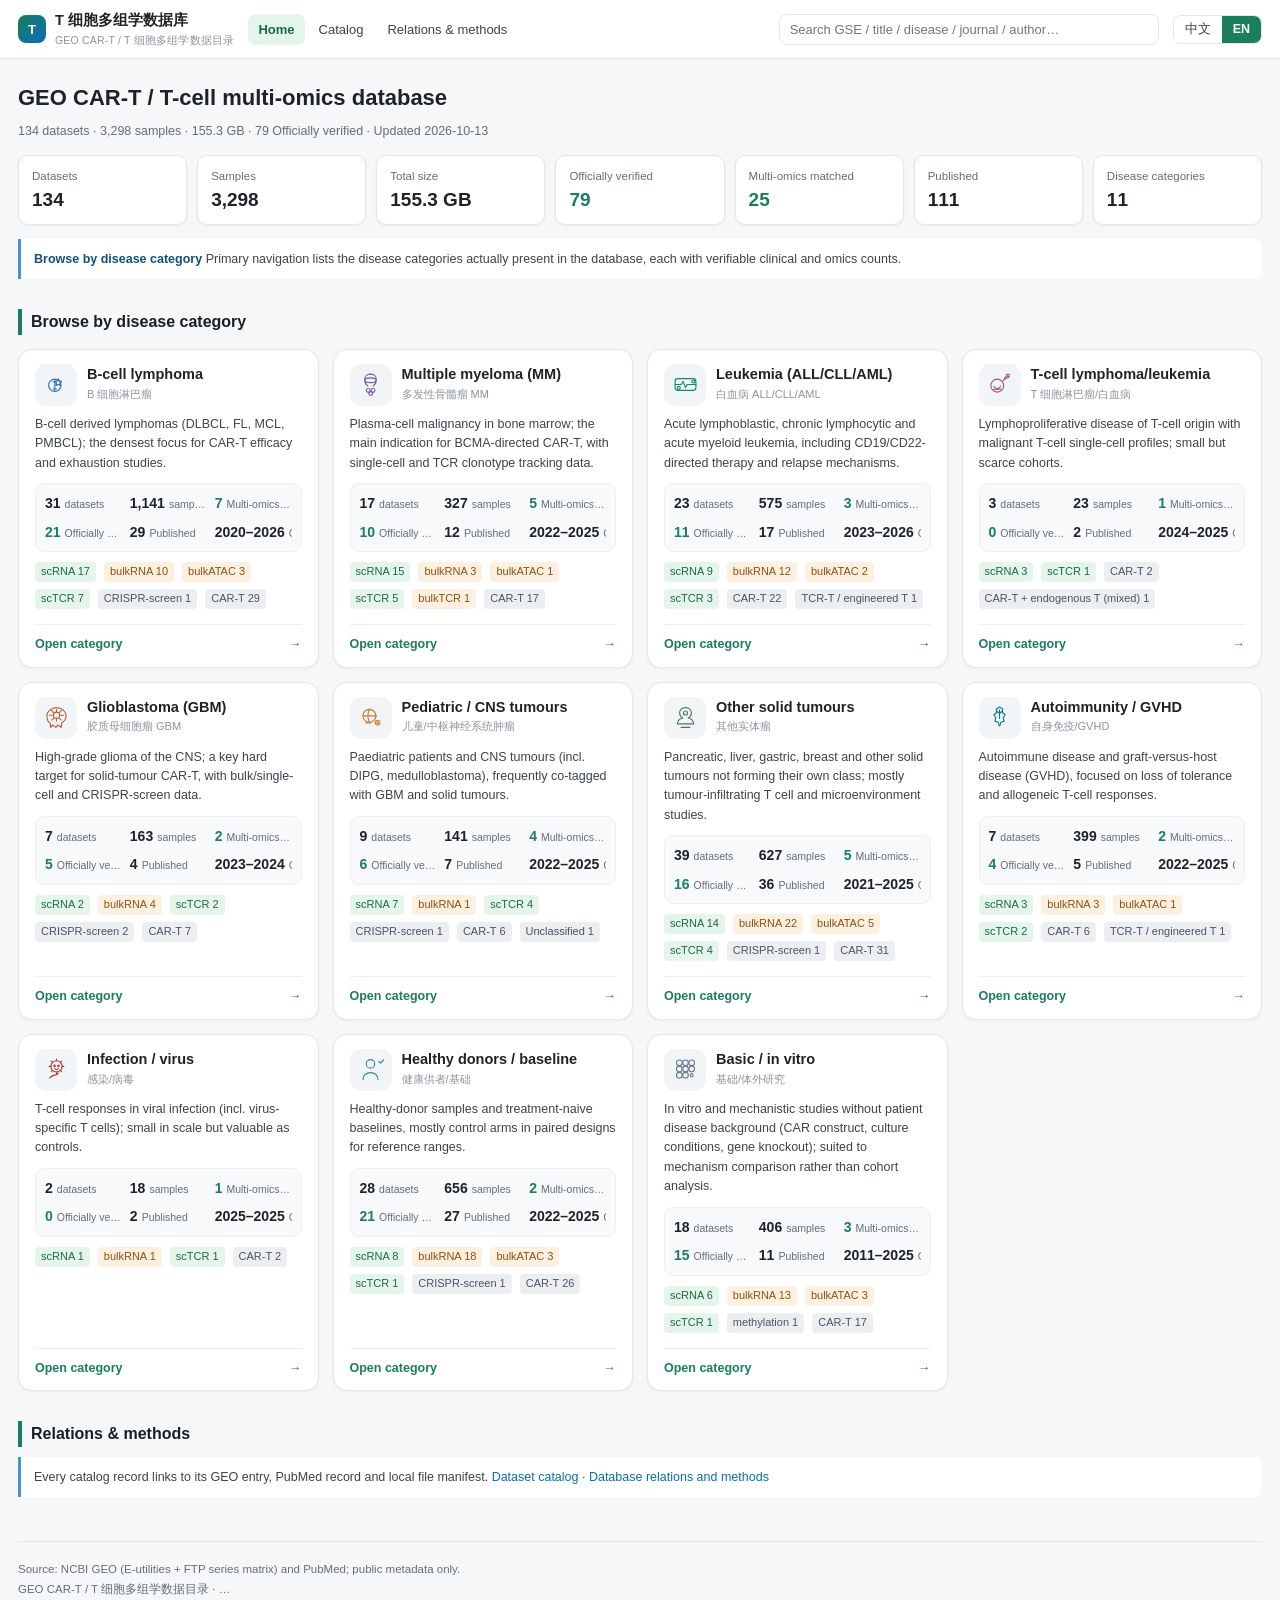
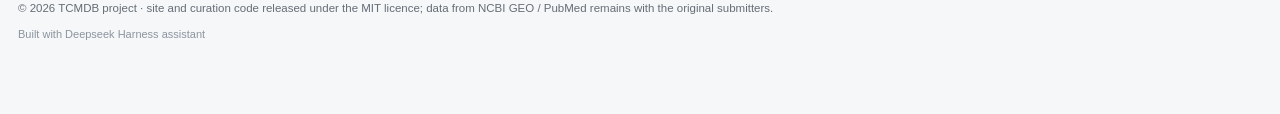
<file: index.html>
<!DOCTYPE html>
<html lang="zh-CN" data-base="." data-page="home" data-title-zh="GEO CAR-T / T 细胞多组学数据库" data-title-en="GEO CAR-T / T-cell multi-omics database">
<head>
<meta charset="utf-8">
<meta name="viewport" content="width=device-width,initial-scale=1">
<meta name="description" content="T-cell multi-omics database: disease categories, datasets, omics modalities and integrity status.">
<meta name="generator" content="DSH static site builder · Built with Deepseek Harness assistant">
<title>GEO CAR-T / T 细胞多组学数据库</title>
<link rel="icon" href="./assets/icons/sprite.svg" type="image/svg+xml">
<link rel="stylesheet" href="./assets/app.css">
</head>
<body>
<svg xmlns="http://www.w3.org/2000/svg" style="display:none" aria-hidden="true">
  <!-- 疾病类别图标 sprite：由 make_icons.py 生成，颜色随 currentColor -->
  <symbol id="ic-b-cell-lymphoma" viewBox="0 0 48 48" fill="none" stroke="currentColor"
          stroke-width="2" stroke-linecap="round" stroke-linejoin="round"><circle cx="21" cy="25.5" r="11"/><path d="M21 17v17M18 19h6M18 32h6"/><path d="M27 14l1.9 3.9 4.3.6-3.1 3 .7 4.3-3.8-2-3.8 2 .7-4.3-3.1-3 4.3-.6z"/></symbol>
  <symbol id="ic-multiple-myeloma" viewBox="0 0 48 48" fill="none" stroke="currentColor"
          stroke-width="2" stroke-linecap="round" stroke-linejoin="round"><path d="M24 5.5c5.7 0 10 3.4 10 7.6v3.4c0 4.6-2.1 8.2-5.4 10.4"/><path d="M24 5.5c-5.7 0-10 3.4-10 7.6v3.4c0 4.6 2.1 8.2 5.4 10.4"/><ellipse cx="24" cy="16.5" rx="10" ry="4.2"/><circle cx="20" cy="34.5" r="3.4"/><circle cx="28.5" cy="34.5" r="3.4"/><circle cx="24.3" cy="40" r="3.4"/></symbol>
  <symbol id="ic-leukemia" viewBox="0 0 48 48" fill="none" stroke="currentColor"
          stroke-width="2" stroke-linecap="round" stroke-linejoin="round"><rect x="5.5" y="13.5" width="37" height="21" rx="5"/><path d="M5.5 24h11l3-5.5 4.5 11 3-5.5h15.5"/><circle cx="38" cy="18.5" r="2.6"/><circle cx="12" cy="30" r="2.6"/></symbol>
  <symbol id="ic-t-cell-lymphoma" viewBox="0 0 48 48" fill="none" stroke="currentColor"
          stroke-width="2" stroke-linecap="round" stroke-linejoin="round"><circle cx="20" cy="26" r="11.5"/><path d="M14 27c1.4 2.6 3.6 4.3 6 4.8 2.4-.5 4.6-2.2 6-4.8"/><path d="M13 32.5h14"/><path d="M37.5 6.5l-7 11M41 10.5l-8 4"/><circle cx="39" cy="8" r="2.5"/></symbol>
  <symbol id="ic-glioblastoma" viewBox="0 0 48 48" fill="none" stroke="currentColor"
          stroke-width="2" stroke-linecap="round" stroke-linejoin="round"><path d="M24 6.5c9.4 0 17 6.6 17 14.7 0 5.3-3 9.9-7.8 12.5l-.9 7.8-6.3-4-3 4-6.4-4-3 4-.8-7.6C7.9 31.3 7 26.8 7 21.2 7 13.1 14.6 6.5 24 6.5Z"/><circle cx="24" cy="20" r="5.6"/><path d="M24 9.6v4.8M24 25.6v4.6M11.6 20h4.8M31.6 20h4.8M15 11.5l3.4 3.4M33 11.5l-3.4 3.4M15.6 28.6l3.1-3.1M32.4 28.6l-3.1-3.1"/></symbol>
  <symbol id="ic-pediatric-cns" viewBox="0 0 48 48" fill="none" stroke="currentColor"
          stroke-width="2" stroke-linecap="round" stroke-linejoin="round"><circle cx="22" cy="21" r="11.5"/><path d="M34 20c0 2.5-.6 4-1.8 6.2"/><path d="M22 9c-3.2 7.4-3.2 16.2 0 23.6M10.5 21h23"/><path d="M15.5 33.5h9"/><circle cx="36.5" cy="33" r="4.2"/><circle cx="36.5" cy="33" r="1.3"/></symbol>
  <symbol id="ic-solid-tumor" viewBox="0 0 48 48" fill="none" stroke="currentColor"
          stroke-width="2" stroke-linecap="round" stroke-linejoin="round"><path d="M24 6.5c6.4 0 10.5 4.1 10.5 9.6 0 4.1-2.3 7.1-5.7 8.7 5.9 1.4 9.7 5.3 9.7 10.6H9.5c0-5.3 3.8-9.2 9.7-10.6-3.4-1.6-5.7-4.6-5.7-8.7C13.5 10.6 17.6 6.5 24 6.5Z"/><circle cx="24" cy="16" r="3.6"/><path d="M16 41.5h16"/></symbol>
  <symbol id="ic-autoimmune-gvhd" viewBox="0 0 48 48" fill="none" stroke="currentColor"
          stroke-width="2" stroke-linecap="round" stroke-linejoin="round"><path d="M24 5.5l5.7 3.3-.5 6.3 4.8 4-3.4 5.3 1.7 6.1-6 2-1.5 6.1h-1.6l-1.5-6.1-6-2 1.7-6.1-3.4-5.3 4.8-4-.5-6.3z"/><path d="M24 10.5v15"/><path d="M19 12.5l5 4.5 5-4.5"/></symbol>
  <symbol id="ic-infection-virus" viewBox="0 0 48 48" fill="none" stroke="currentColor"
          stroke-width="2" stroke-linecap="round" stroke-linejoin="round"><circle cx="24" cy="18.5" r="10"/><path d="M24 5.5v3M24 28.5v3M11 18.5h3M34 18.5h3M14.8 9.3l2.1 2.1M31.1 25.6l2.1 2.1M33.2 9.3l-2.1 2.1M16.9 25.6l-2.1 2.1"/><circle cx="20.5" cy="17.5" r="1.4"/><circle cx="27.5" cy="17.5" r="1.4"/><path d="M20.5 22.5c1.2 1 2.3 1.4 3.5 1.4s2.3-.4 3.5-1.4"/><path d="M12 39c2.5-3.4 5.7-5.1 9.6-5.1 2.6 0 4.5-1.2 5.7-3.6"/></symbol>
  <symbol id="ic-healthy-donor" viewBox="0 0 48 48" fill="none" stroke="currentColor"
          stroke-width="2" stroke-linecap="round" stroke-linejoin="round"><circle cx="24" cy="14" r="7.5"/><path d="M10.5 42c0-7.5 6-12.5 13.5-12.5S37.5 34.5 37.5 42"/><path d="M38.5 9.5l3.2 3.2 6-6"/></symbol>
  <symbol id="ic-in-vitro" viewBox="0 0 48 48" fill="none" stroke="currentColor"
          stroke-width="2" stroke-linecap="round" stroke-linejoin="round"><circle cx="13" cy="12" r="5"/><circle cx="24" cy="12" r="5"/><circle cx="35" cy="12" r="5"/><circle cx="13" cy="23" r="5"/><circle cx="24" cy="23" r="5"/><circle cx="35" cy="23" r="5"/><circle cx="13" cy="34" r="5"/><circle cx="24" cy="34" r="5"/><circle cx="35" cy="34" r="2.6"/></symbol>
</svg>

<header class="top"><div class="topin">
  <a class="brand" href="index.html"><span class="mk">T</span><span>T 细胞多组学数据库<small>GEO CAR-T / T 细胞多组学数据目录</small></span></a>
  <nav class="main"><a data-nav="home" href="index.html" data-i18n="nav_home">首页</a><a data-nav="catalog" href="catalog.html" data-i18n="nav_catalog">数据集目录</a><a data-nav="guideline" href="guideline.html" data-i18n="nav_guideline">关联与判定指南</a></nav>
  <span class="spacer"></span>
  <div class="searchbox">
    <input id="q-global" type="search" autocomplete="off" placeholder="搜索 GSE / 标题 / 疾病 / 期刊 / 作者…" aria-label="search">
    <div class="sres" id="q-global-res" role="listbox"></div>
  </div>
  <div class="langsw" role="group" aria-label="language">
    <button data-lang="zh" type="button">中文</button><button data-lang="en" type="button">EN</button>
  </div>
</div></header>
<main class="wrap">
<h1 data-i18n="h1_home">GEO CAR-T / T 细胞多组学数据库</h1>
<div class="sub"><span id="meta-line">…</span></div>
<div class="kpis"><div class="kpi"><i data-i18n="stat_ds">数据集总数</i><b>134</b></div><div class="kpi"><i data-i18n="stat_samples">样本总数</i><b>3,298</b></div><div class="kpi"><i data-i18n="stat_bytes">数据总量</i><b>155.3 GB</b></div><div class="kpi"><i data-i18n="stat_verified">官方校验通过</i><b class=g>79</b></div><div class="kpi"><i data-i18n="stat_matched">多组学配套</i><b class=g>25</b></div><div class="kpi"><i data-i18n="stat_pub">已发表文献</i><b>111</b></div><div class="kpi"><i data-i18n="stat_cats">疾病类别</i><b>11</b></div></div>
<div class="note"><b data-i18n="browse_disease">按疾病类别浏览</b>
  <span data-i18n="disease_intro">一级导航即数据库中的疾病类别，逐类列出可核对的临床、组学类型与数量。</span></div>
<h2 data-i18n="browse_disease">按疾病类别浏览</h2>
<div class="cgrid" id="cat-grid"><div class="loading">loading…</div></div>
<h2 data-i18n="nav_guideline">关联与判定指南</h2>
<div class="note"><span data-i18n="catalog_hint">目录中的每条记录均给出 GEO 原始链接、PubMed 文献链接与本地文件清单。</span>
  <a href="catalog.html" data-i18n="page_catalog">数据集目录</a> ·
  <a href="guideline.html" data-i18n="page_guideline">数据库关系与判定指南</a></div>


<footer class="foot">
  <div data-i18n="footer_src">数据来源：NCBI GEO（E-utilities + FTP series matrix）与 PubMed 官方记录；仅收录公开元数据。</div>
  <div>GEO CAR-T / T 细胞多组学数据目录 · <span id="meta-line">…</span></div>
  <div data-i18n="footer_copy">© 2026 TCMDB 项目 · 网站与整理代码以 MIT 许可发布；数据来自 NCBI GEO / PubMed，版权归原数据方。</div>
  <div class="built">Built with Deepseek Harness assistant</div>
</footer>
</main>
<script id="dsh-manifest" type="application/json">{"meta":{"generated":"2026-10-13","repo":"tcell-multiomics-db","raw_base":"","n_ds":134,"n_samples":3298,"bytes":166768927137,"tb":0.152,"gb":155.3,"n_verified":79,"n_issue":0,"n_matched":25,"n_pub":111,"n_files":611,"n_tarmem":2659,"n_local":133,"n_bad_gz":0,"source":"NCBI GEO（E-utilities + FTP series matrix）+ PubMed 官方记录","mod_keys":["scRNA","bulkRNA","scATAC","bulkATAC","scTCR","bulkTCR","methylation","CRISPR-screen"]},"th_label":{"CAR-T":{"zh":"CAR-T","en":"CAR-T"},"CAR-T+内源T(混合)":{"zh":"CAR-T+内源T(混合)","en":"CAR-T + endogenous T (mixed)"},"内源T":{"zh":"内源T","en":"Endogenous T"},"TCR-T/工程化T":{"zh":"TCR-T/工程化T","en":"TCR-T / engineered T"},"非T细胞/对照":{"zh":"非T细胞/对照","en":"Non-T / control"},"未明确":{"zh":"未明确","en":"Unclassified"}},"tct_label":{"CD8":{"zh":"CD8","en":"CD8"},"CD4":{"zh":"CD4","en":"CD4"},"Treg":{"zh":"Treg","en":"Treg"},"γδT":{"zh":"γδT","en":"γδ T"},"TIL":{"zh":"TIL","en":"TIL"},"记忆/干性":{"zh":"记忆/干性","en":"Memory/stemness"},"耗竭/功能障碍":{"zh":"耗竭/功能障碍","en":"Exhaustion/dysfunction"},"效应/活化":{"zh":"效应/活化","en":"Effector/activated"},"NKT/MAIT/其他":{"zh":"NKT/MAIT/其他","en":"NKT/MAIT/other"},"未标注":{"zh":"未标注","en":"Not annotated"}},"tct_desc":{"CD8":{"zh":"细胞毒性 T 细胞，CAR-T 疗效主效应细胞","en":"Cytotoxic T cells; main effector population for CAR-T efficacy"},"CD4":{"zh":"辅助性 T 细胞 / Th1 / Th2 / Th17 / Tfh","en":"Helper T cells / Th1 / Th2 / Th17 / Tfh"},"Treg":{"zh":"调节性 T 细胞（FOXP3+），抑制抗肿瘤免疫","en":"Regulatory T cells (FOXP3+), suppress antitumour immunity"},"γδT":{"zh":"γδ T 细胞，MHC 非依赖杀伤","en":"γδ T cells; MHC-independent killing"},"TIL":{"zh":"肿瘤浸润淋巴细胞","en":"Tumour-infiltrating lymphocytes"},"记忆/干性":{"zh":"记忆/干性表型（Tscm/Tcm/Tem/Tn），与持久性相关","en":"Memory/stemness phenotypes (Tscm/Tcm/Tem/Tn); linked to persistence"},"耗竭/功能障碍":{"zh":"耗竭或功能失调（PD-1/TIM-3/LAG-3 高表达）","en":"Exhausted or dysfunctional (high PD-1/TIM-3/LAG-3)"},"效应/活化":{"zh":"效应或活化状态、增殖","en":"Effector/activated and proliferating states"},"NKT/MAIT/其他":{"zh":"NKT、MAIT、NK 样等非常规 T 细胞","en":"Unconventional T cells: NKT, MAIT, NK-like"},"未标注":{"zh":"GEO 样本字段未给出 T 细胞类型","en":"No T-cell type given in the GEO sample fields"}},"mod_label":{"scRNA":{"zh":"scRNA","en":"scRNA"},"bulkRNA":{"zh":"bulkRNA","en":"bulkRNA"},"scATAC":{"zh":"scATAC","en":"scATAC"},"bulkATAC":{"zh":"bulkATAC","en":"bulkATAC"},"scTCR":{"zh":"scTCR","en":"scTCR"},"bulkTCR":{"zh":"bulkTCR","en":"bulkTCR"},"methylation":{"zh":"methylation","en":"methylation"},"CRISPR-screen":{"zh":"CRISPR-screen","en":"CRISPR-screen"}},"mod_desc":{"scRNA":{"zh":"单细胞转录组：细胞类型与状态的主要来源","en":"Single-cell transcriptome: main source of cell type and state"},"bulkRNA":{"zh":"批量转录组：队列规模大、可做差异与预后分析","en":"Bulk transcriptome: large cohorts for differential and survival analysis"},"scATAC":{"zh":"单细胞染色质可及性：调控元件与转录因子活性","en":"Single-cell chromatin accessibility: regulatory elements and TF activity"},"bulkATAC":{"zh":"批量染色质可及性（ATAC-seq）","en":"Bulk chromatin accessibility (ATAC-seq)"},"scTCR":{"zh":"单细胞 TCR 序列：克隆型与谱系追踪","en":"Single-cell TCR sequences: clonotypes and lineage tracking"},"bulkTCR":{"zh":"批量 TCR 测序：克隆多样性与扩增","en":"Bulk TCR sequencing: clonal diversity and expansion"},"methylation":{"zh":"DNA 甲基化：表观记忆与耗竭印记","en":"DNA methylation: epigenetic memory and exhaustion imprint"},"CRISPR-screen":{"zh":"CRISPR 功能筛选：基因依赖性","en":"CRISPR functional screens: gene dependencies"}},"ig_label":{"COMPLETE_VERIFIED":{"zh":"✅ 已验证","en":"✅ Verified"},"UNVERIFIED":{"zh":"◻︎ 未对照","en":"◻︎ Unchecked"},"TRUNCATED":{"zh":"⚠️ 截断","en":"⚠️ Truncated"},"PARTIAL_BROKEN":{"zh":"⚠️ 部分损坏","en":"⚠️ Partly broken"},"CORRUPT":{"zh":"❌ 损坏","en":"❌ Corrupt"},"FAILED_ALL":{"zh":"❌ 全部失败","en":"❌ All failed"},"NO_DATA":{"zh":"❌ 无数据","en":"❌ No data"}},"ig_desc":{"COMPLETE_VERIFIED":{"zh":"GEO 官方 filelist.txt 的成员数与字节数完全匹配，可放心使用","en":"Member count and byte size exactly match the official GEO filelist.txt"},"UNVERIFIED":{"zh":"无官方 filelist 可对照，但 gzip/tar 结构正常（实际可用）","en":"No official filelist to compare, but gzip/tar structure is intact (usable)"},"TRUNCATED":{"zh":"tar 包被截断，成员数少于官方清单","en":"tar archive truncated; fewer members than the official manifest"},"PARTIAL_BROKEN":{"zh":"含 .filepart（下载残片）或 .aspx（网页错误页）文件","en":"Contains .filepart download remnants or .aspx error pages"},"CORRUPT":{"zh":"含 gzip CRC 校验失败文件","en":"Contains files failing gzip CRC check"},"FAILED_ALL":{"zh":"全部文件下载失败，仅存残片","en":"All downloads failed; only remnants remain"},"NO_DATA":{"zh":"目录为空，无任何数据","en":"Empty directory, no data"}},"cat_label":{"B细胞淋巴瘤":{"zh":"B 细胞淋巴瘤","en":"B-cell lymphoma"},"多发性骨髓瘤 MM":{"zh":"多发性骨髓瘤 MM","en":"Multiple myeloma (MM)"},"白血病 ALL/CLL/AML":{"zh":"白血病 ALL/CLL/AML","en":"Leukemia (ALL/CLL/AML)"},"T细胞淋巴瘤/白血病":{"zh":"T 细胞淋巴瘤/白血病","en":"T-cell lymphoma/leukemia"},"胶质母细胞瘤 GBM":{"zh":"胶质母细胞瘤 GBM","en":"Glioblastoma (GBM)"},"儿童/中枢神经系统肿瘤":{"zh":"儿童/中枢神经系统肿瘤","en":"Pediatric / CNS tumours"},"其他实体瘤":{"zh":"其他实体瘤","en":"Other solid tumours"},"自身免疫/GVHD":{"zh":"自身免疫/GVHD","en":"Autoimmunity / GVHD"},"感染/病毒":{"zh":"感染/病毒","en":"Infection / virus"},"健康供者/基础":{"zh":"健康供者/基础","en":"Healthy donors / baseline"},"基础/体外研究":{"zh":"基础/体外研究","en":"Basic / in vitro"}},"cat_slug":{"B细胞淋巴瘤":"c01","多发性骨髓瘤 MM":"c02","白血病 ALL/CLL/AML":"c03","T细胞淋巴瘤/白血病":"c04","胶质母细胞瘤 GBM":"c05","儿童/中枢神经系统肿瘤":"c06","其他实体瘤":"c07","自身免疫/GVHD":"c08","感染/病毒":"c09","健康供者/基础":"c10","基础/体外研究":"c11"},"page_cat":{"B细胞淋巴瘤":"pages/c01.html","多发性骨髓瘤 MM":"pages/c02.html","白血病 ALL/CLL/AML":"pages/c03.html","T细胞淋巴瘤/白血病":"pages/c04.html","胶质母细胞瘤 GBM":"pages/c05.html","儿童/中枢神经系统肿瘤":"pages/c06.html","其他实体瘤":"pages/c07.html","自身免疫/GVHD":"pages/c08.html","感染/病毒":"pages/c09.html","健康供者/基础":"pages/c10.html","基础/体外研究":"pages/c11.html"},"cat_meta":{"B细胞淋巴瘤":{"icon":"b-cell-lymphoma","color":"#2E6FB7","zh":"B 细胞淋巴瘤","en":"B-cell lymphoma","name_zh":"B 细胞淋巴瘤","name_en":"B-cell lymphoma","desc_zh":"DLBCL、FL、MCL、PMBCL 等 B 细胞来源淋巴瘤，CAR-T 疗效与耗竭机制研究最集中的疾病方向。","desc_en":"B-cell derived lymphomas (DLBCL, FL, MCL, PMBCL); the densest focus for CAR-T efficacy and exhaustion studies."},"多发性骨髓瘤 MM":{"icon":"multiple-myeloma","color":"#7A5AA8","zh":"多发性骨髓瘤 MM","en":"Multiple myeloma (MM)","name_zh":"多发性骨髓瘤 MM","name_en":"Multiple myeloma (MM)","desc_zh":"骨髓浆细胞肿瘤，BCMA 靶向 CAR-T 的主要适应症，含单细胞与 TCR 克隆追踪数据。","desc_en":"Plasma-cell malignancy in bone marrow; the main indication for BCMA-directed CAR-T, with single-cell and TCR clonotype tracking data."},"白血病 ALL/CLL/AML":{"icon":"leukemia","color":"#0F8A6A","zh":"白血病 ALL/CLL/AML","en":"Leukemia (ALL/CLL/AML)","name_zh":"白血病 ALL/CLL/AML","name_en":"Leukemia (ALL/CLL/AML)","desc_zh":"急性淋巴细胞白血病、慢性淋巴细胞白血病与急性髓系白血病，含 CD19/CD22 靶向治疗与复发机制研究。","desc_en":"Acute lymphoblastic, chronic lymphocytic and acute myeloid leukemia, including CD19/CD22-directed therapy and relapse mechanisms."},"T细胞淋巴瘤/白血病":{"icon":"t-cell-lymphoma","color":"#A8577A","zh":"T 细胞淋巴瘤/白血病","en":"T-cell lymphoma/leukemia","name_zh":"T 细胞淋巴瘤/白血病","name_en":"T-cell lymphoma/leukemia","desc_zh":"T 细胞自身来源的淋巴增殖性疾病，含肿瘤性 T 细胞单细胞图谱，样本量小、属稀缺方向。","desc_en":"Lymphoproliferative disease of T-cell origin with malignant T-cell single-cell profiles; small but scarce cohorts."},"胶质母细胞瘤 GBM":{"icon":"glioblastoma","color":"#B4632E","zh":"胶质母细胞瘤 GBM","en":"Glioblastoma (GBM)","name_zh":"胶质母细胞瘤 GBM","name_en":"Glioblastoma (GBM)","desc_zh":"中枢神经系统高级别胶质瘤，实体瘤 CAR-T 的主要难点方向，含 bulk 与单细胞、CRISPR 筛选。","desc_en":"High-grade glioma of the CNS; a key hard target for solid-tumour CAR-T, with bulk/single-cell and CRISPR-screen data."},"儿童/中枢神经系统肿瘤":{"icon":"pediatric-cns","color":"#C2803A","zh":"儿童/中枢神经系统肿瘤","en":"Pediatric / CNS tumours","name_zh":"儿童/中枢神经系统肿瘤","name_en":"Pediatric / CNS tumours","desc_zh":"儿童患者与中枢神经系统肿瘤（含 DIPG、髓母细胞瘤等），多与 GBM、实体瘤标签共现。","desc_en":"Paediatric patients and CNS tumours (incl. DIPG, medulloblastoma), frequently co-tagged with GBM and solid tumours."},"其他实体瘤":{"icon":"solid-tumor","color":"#4A7C59","zh":"其他实体瘤","en":"Other solid tumours","name_zh":"其他实体瘤","name_en":"Other solid tumours","desc_zh":"胰腺癌、肝癌、胃癌、乳腺癌等未单独成类的实体瘤，以肿瘤浸润 T 细胞与微环境研究为主。","desc_en":"Pancreatic, liver, gastric, breast and other solid tumours not forming their own class; mostly tumour-infiltrating T cell and microenvironment studies."},"自身免疫/GVHD":{"icon":"autoimmune-gvhd","color":"#0D7C8C","zh":"自身免疫/GVHD","en":"Autoimmunity / GVHD","name_zh":"自身免疫/GVHD","name_en":"Autoimmunity / GVHD","desc_zh":"自身免疫病与移植物抗宿主病（GVHD），关注免疫耐受失衡与异体 T 细胞反应。","desc_en":"Autoimmune disease and graft-versus-host disease (GVHD), focused on loss of tolerance and allogeneic T-cell responses."},"感染/病毒":{"icon":"infection-virus","color":"#B03A3A","zh":"感染/病毒","en":"Infection / virus","name_zh":"感染/病毒","name_en":"Infection / virus","desc_zh":"病毒感染背景下的 T 细胞应答（含病毒特异性 T 细胞），规模较小但对照价值明确。","desc_en":"T-cell responses in viral infection (incl. virus-specific T cells); small in scale but valuable as controls."},"健康供者/基础":{"icon":"healthy-donor","color":"#3F7FA6","zh":"健康供者/基础","en":"Healthy donors / baseline","name_zh":"健康供者/基础","name_en":"Healthy donors / baseline","desc_zh":"健康供者样本与未治疗基线，多为配对设计中的对照臂，适合做参照与正常范围界定。","desc_en":"Healthy-donor samples and treatment-naive baselines, mostly control arms in paired designs for reference ranges."},"基础/体外研究":{"icon":"in-vitro","color":"#6B7A8F","zh":"基础/体外研究","en":"Basic / in vitro","name_zh":"基础/体外研究","name_en":"Basic / in vitro","desc_zh":"无患者疾病背景的体外与机制研究（CAR 结构、培养条件、基因敲除等），适合分子机制对比而非队列分析。","desc_en":"In vitro and mechanistic studies without patient disease background (CAR construct, culture conditions, gene knockout); suited to mechanism comparison rather than cohort analysis."}},"keys":["COMPLETE_VERIFIED","UNVERIFIED","TRUNCATED","PARTIAL_BROKEN","CORRUPT","FAILED_ALL","NO_DATA"],"mod_keys":["scRNA","bulkRNA","scATAC","bulkATAC","scTCR","bulkTCR","methylation","CRISPR-screen"],"dl_stats":{"n":133,"verified":130,"partial":0,"unavailable":3,"sra_available":104,"n_files":410,"n_files_exact":410,"n_files_approx":0,"bytes":152886048430,"sra_bytes":18648759533568,"n_local_checked":0,"sra_with_size":104}}</script>
<script id="dsh-i18n" type="application/json">{"site_name":{"zh":"T 细胞多组学数据库","en":"T-cell Multi-omics Database"},"site_sub":{"zh":"GEO CAR-T / T 细胞多组学数据目录","en":"GEO CAR-T / T-cell multi-omics catalogue"},"nav_home":{"zh":"首页","en":"Home"},"nav_catalog":{"zh":"数据集目录","en":"Catalog"},"nav_guideline":{"zh":"关联与判定指南","en":"Relations & methods"},"search_ph":{"zh":"搜索 GSE / 标题 / 疾病 / 期刊 / 作者…","en":"Search GSE / title / disease / journal / author…"},"search_hint":{"zh":"输入关键词后回车查看全部结果","en":"Press Enter to see all results"},"search_none":{"zh":"无匹配数据集","en":"No matching dataset"},"search_results":{"zh":"条匹配","en":"matches"},"search_enter":{"zh":"在目录中查看全部","en":"View all in catalog"},"lang":{"zh":"中文","en":"EN"},"browse_disease":{"zh":"按疾病类别浏览","en":"Browse by disease category"},"disease_intro":{"zh":"一级导航即数据库中的疾病类别，逐类列出可核对的临床、组学类型与数量。","en":"Primary navigation lists the disease categories actually present in the database, each with verifiable clinical and omics counts."},"datasets":{"zh":"数据集","en":"datasets"},"samples":{"zh":"样本","en":"samples"},"open_category":{"zh":"进入该类别","en":"Open category"},"filter":{"zh":"筛选","en":"Filter"},"reset":{"zh":"✕ 重置全部","en":"✕ Reset all"},"only_matched":{"zh":"仅 T 细胞多组学配套","en":"Only multi-omics matched"},"only_verified":{"zh":"仅官方校验通过","en":"Only officially verified"},"hits":{"zh":"命中","en":"Matched"},"of_total":{"zh":"个数据集 / 共","en":"datasets / of"},"total_size":{"zh":"合计","en":"total"},"back_home":{"zh":"← 返回首页","en":"← Back to home"},"back_cat":{"zh":"← 返回类别","en":"← Back to category"},"related":{"zh":"关联记录","en":"Related records"},"catalog_hint":{"zh":"目录中的每条记录均给出 GEO 原始链接、PubMed 文献链接与本地文件清单。","en":"Every catalog record links to its GEO entry, PubMed record and local file manifest."},"files":{"zh":"本地文件","en":"Local files"},"files_btn":{"zh":"查看文件清单","en":"Show file manifest"},"files_none":{"zh":"该数据集在本地无已下载文件","en":"No local files downloaded for this dataset"},"geo_link":{"zh":"GEO 原始页面","en":"GEO record"},"pubmed_link":{"zh":"PubMed 文献","en":"PubMed"},"footer_copy":{"zh":"© 2026 TCMDB 项目 · 网站与整理代码以 MIT 许可发布；数据来自 NCBI GEO / PubMed，版权归原数据方。","en":"© 2026 TCMDB project · site and curation code released under the MIT licence; data from NCBI GEO / PubMed remains with the original submitters."},"footer_built":{"zh":"Built with Deepseek Harness assistant","en":"Built with Deepseek Harness assistant"},"footer_src":{"zh":"数据来源：NCBI GEO（E-utilities + FTP series matrix）与 PubMed 官方记录；仅收录公开元数据。","en":"Source: NCBI GEO (E-utilities + FTP series matrix) and PubMed; public metadata only."},"updated":{"zh":"更新于","en":"Updated"},"all_cats":{"zh":"全部疾病类别","en":"All disease categories"},"stat_ds":{"zh":"数据集总数","en":"Datasets"},"stat_bytes":{"zh":"数据总量","en":"Total size"},"stat_verified":{"zh":"官方校验通过","en":"Officially verified"},"stat_matched":{"zh":"多组学配套","en":"Multi-omics matched"},"stat_pub":{"zh":"已发表文献","en":"Published"},"stat_samples":{"zh":"样本总数","en":"Samples"},"stat_cats":{"zh":"疾病类别","en":"Disease categories"},"omics_profile":{"zh":"组学类型分布","en":"Omics profile"},"therapy_profile":{"zh":"治疗类型分布","en":"Therapy profile"},"years":{"zh":"数据发布年份","en":"GEO release years"},"cat_intro":{"zh":"类别说明","en":"About this category"},"datasets_in":{"zh":"该类别数据集","en":"Datasets in this category"},"cols":{"zh":["GSE","标题","治疗类型","疾病","T细胞类型/状态","组学","期刊 (年)","第一作者","贡献者(Submitter)","样本","大小","完整性"],"en":["GSE","Title","Therapy","Disease","T-cell type / state","Omics","Journal (year)","First author","Submitter","Samples","Size","Integrity"]},"h1_home":{"zh":"GEO CAR-T / T 细胞多组学数据库","en":"GEO CAR-T / T-cell multi-omics database"},"select_page":{"zh":"选择当前筛选结果","en":"Select current filter results"},"col_sel":{"zh":"勾选后生成下载脚本","en":"Tick to include in the download script"},"dl_tip":{"zh":"勾选数据集后点「生成下载脚本」，核对清单再下载 .sh；浏览器不会执行下载。","en":"Tick datasets, click \"Generate download script\", review the list, then download the .sh; the browser performs no download."},"dl_verified":{"zh":"个已核实可下载","en":"verified downloadable"},"dl_checked":{"zh":"个已核实数据集","en":"datasets checked"},"na":{"zh":"未判定","en":"n/a"},"none":{"zh":"","en":""},"f_therapy":{"zh":"治疗类型","en":"Therapy"},"col_acc":{"zh":"GSE","en":"GSE"},"col_title":{"zh":"标题","en":"Title"},"col_th":{"zh":"治疗类型","en":"Therapy"},"col_dis":{"zh":"疾病","en":"Disease"},"col_tct":{"zh":"T细胞类型/状态","en":"T-cell type / state"},"col_mo":{"zh":"组学","en":"Omics"},"col_journal":{"zh":"期刊 (年)","en":"Journal (year)"},"col_au":{"zh":"第一作者","en":"First author"},"col_ct":{"zh":"贡献者(Submitter)","en":"Submitter"},"col_ns":{"zh":"样本","en":"Samples"},"col_size":{"zh":"大小","en":"Size"},"col_ig":{"zh":"完整性","en":"Integrity"},"all":{"zh":"全部","en":"All"},"f_disease":{"zh":"疾病","en":"Disease"},"f_omics":{"zh":"组学","en":"Omics"},"f_integrity":{"zh":"完整性","en":"Integrity"},"f_tct":{"zh":"T细胞类型/状态","en":"T-cell type/state"},"f_evidence":{"zh":"判定依据","en":"Evidence"},"page_catalog":{"zh":"数据集目录","en":"Dataset catalog"},"page_guideline":{"zh":"数据库关系与判定指南","en":"Database relations and methods"},"site_title":{"zh":"GEO CAR-T / T 细胞多组学数据库","en":"GEO CAR-T / T-cell multi-omics database"},"related_hint":{"zh":"同一数据集常被多个疾病标签覆盖，跨类别查询请用全局搜索或目录页筛选。","en":"A dataset often carries several disease labels; use global search or catalog filters to cross categories."}}</script>

<script src="./assets/site.js"></script>
<script src="./assets/downloads.js"></script>
</body></html>
</file>
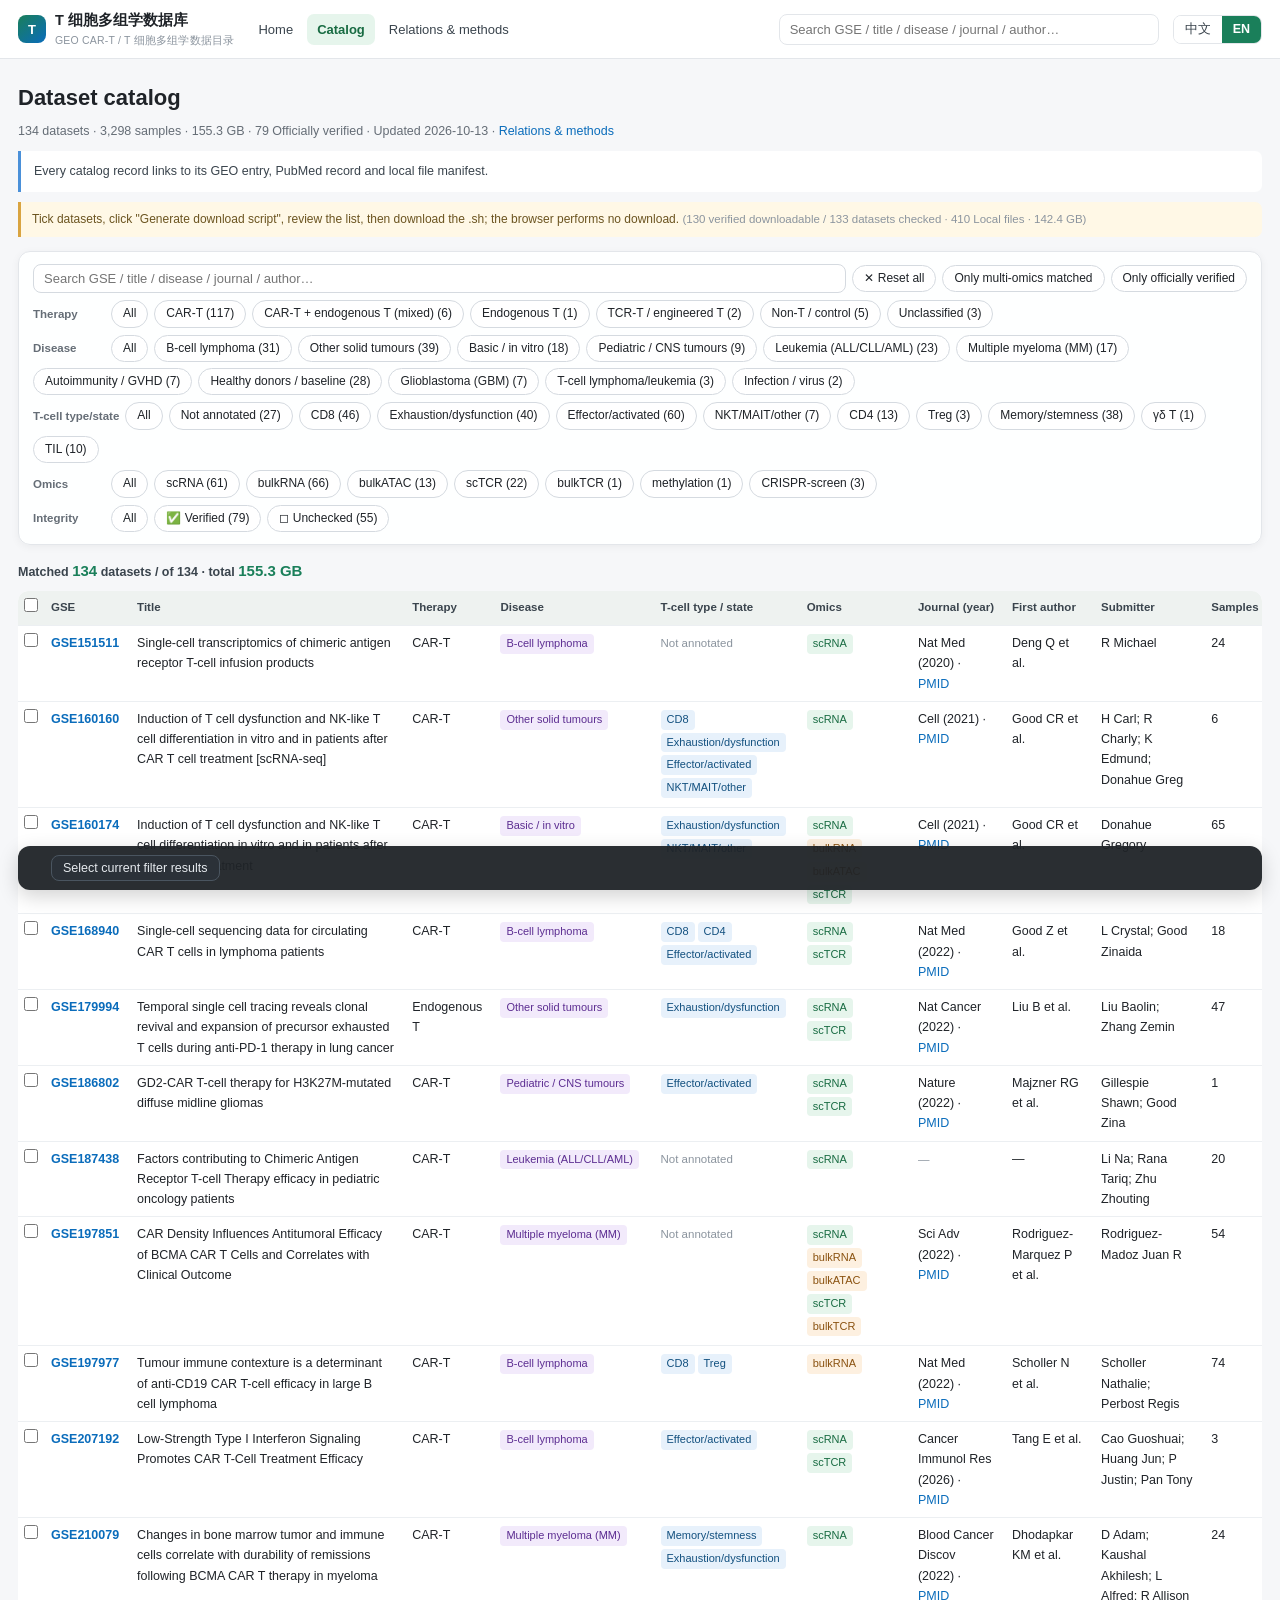
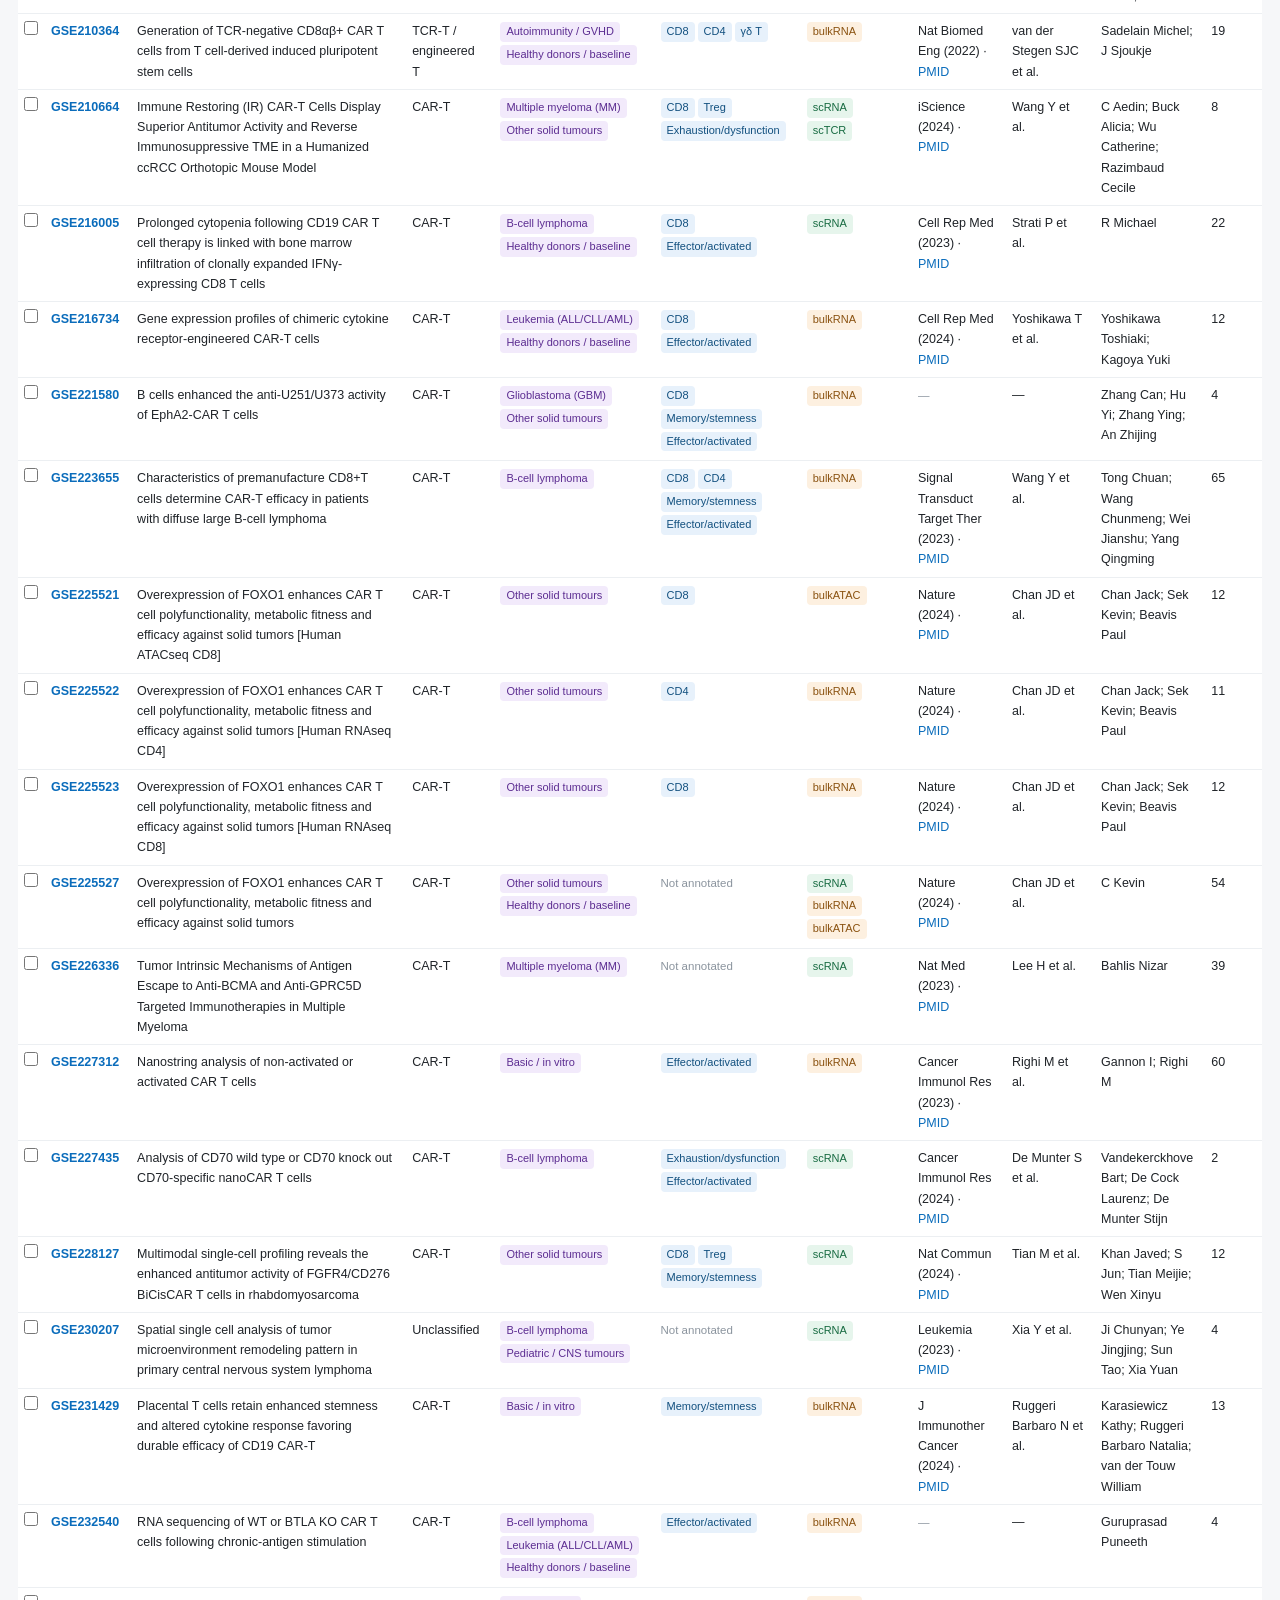
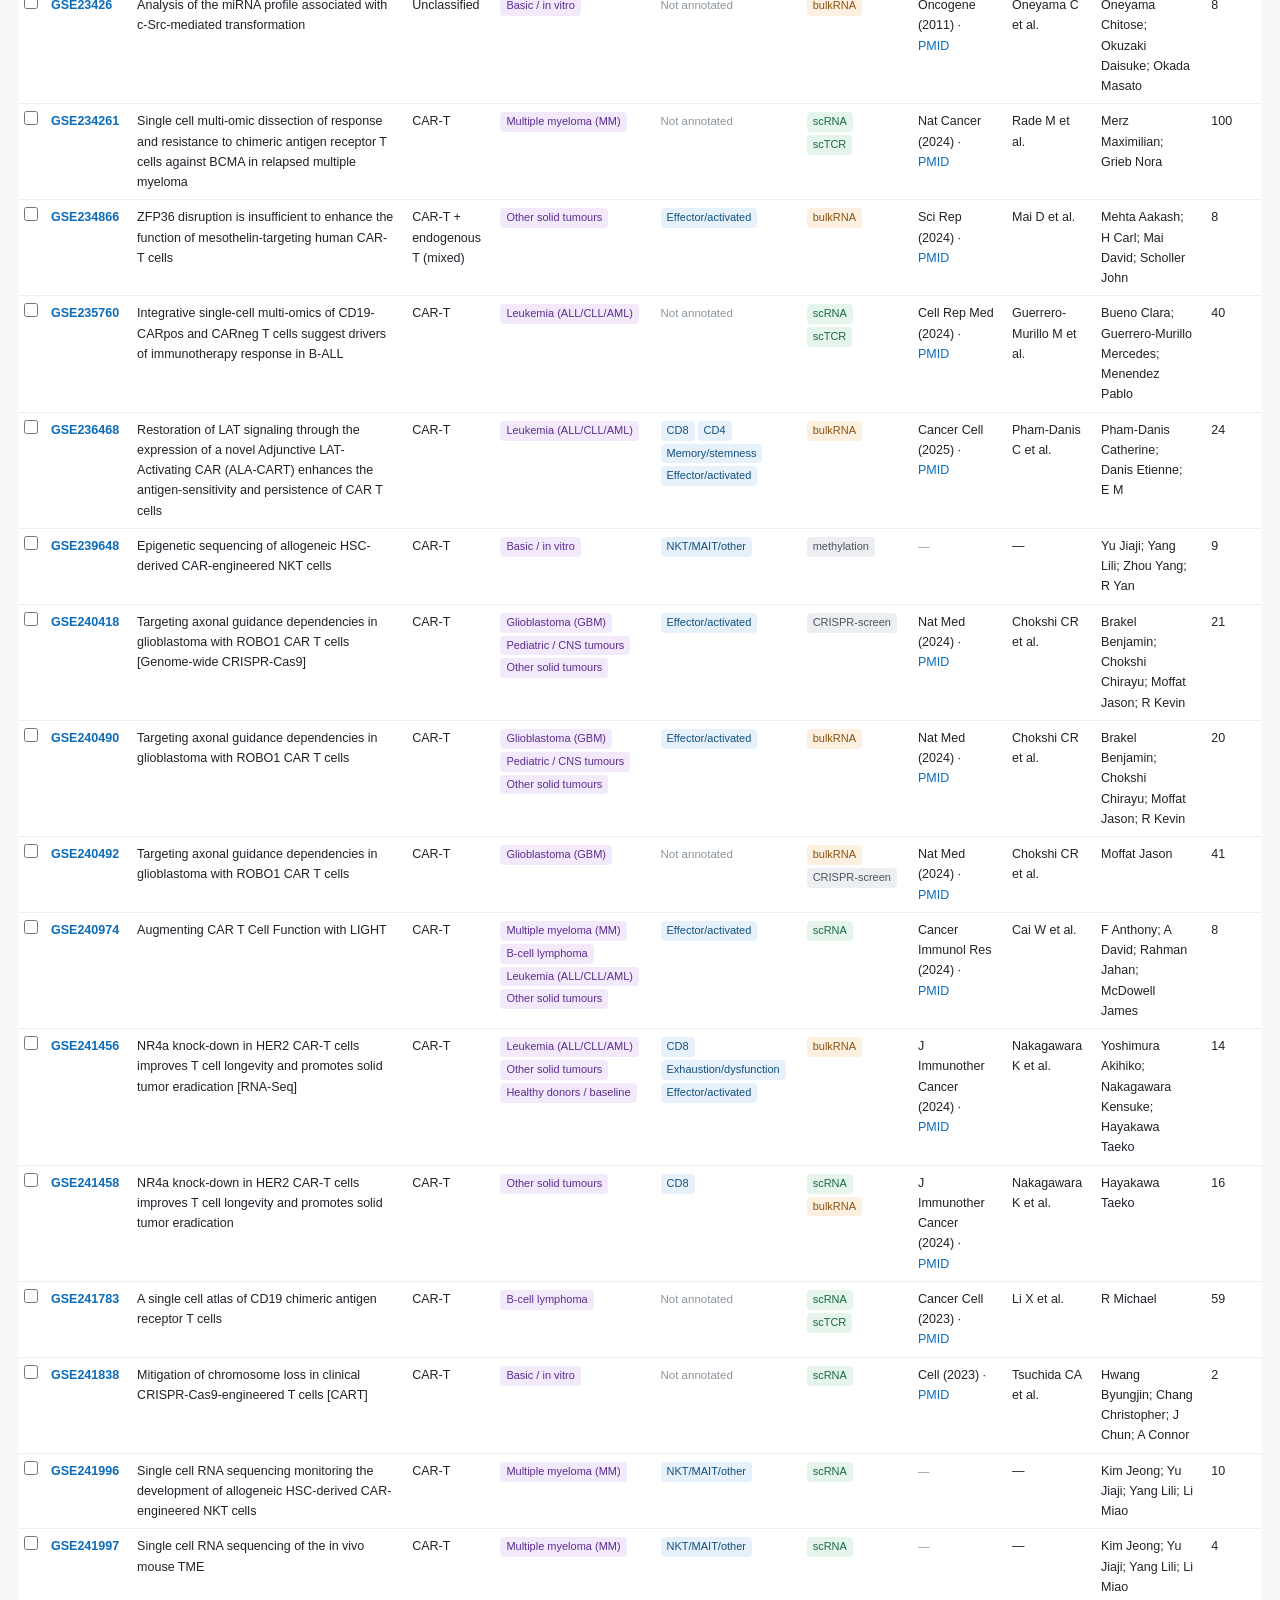
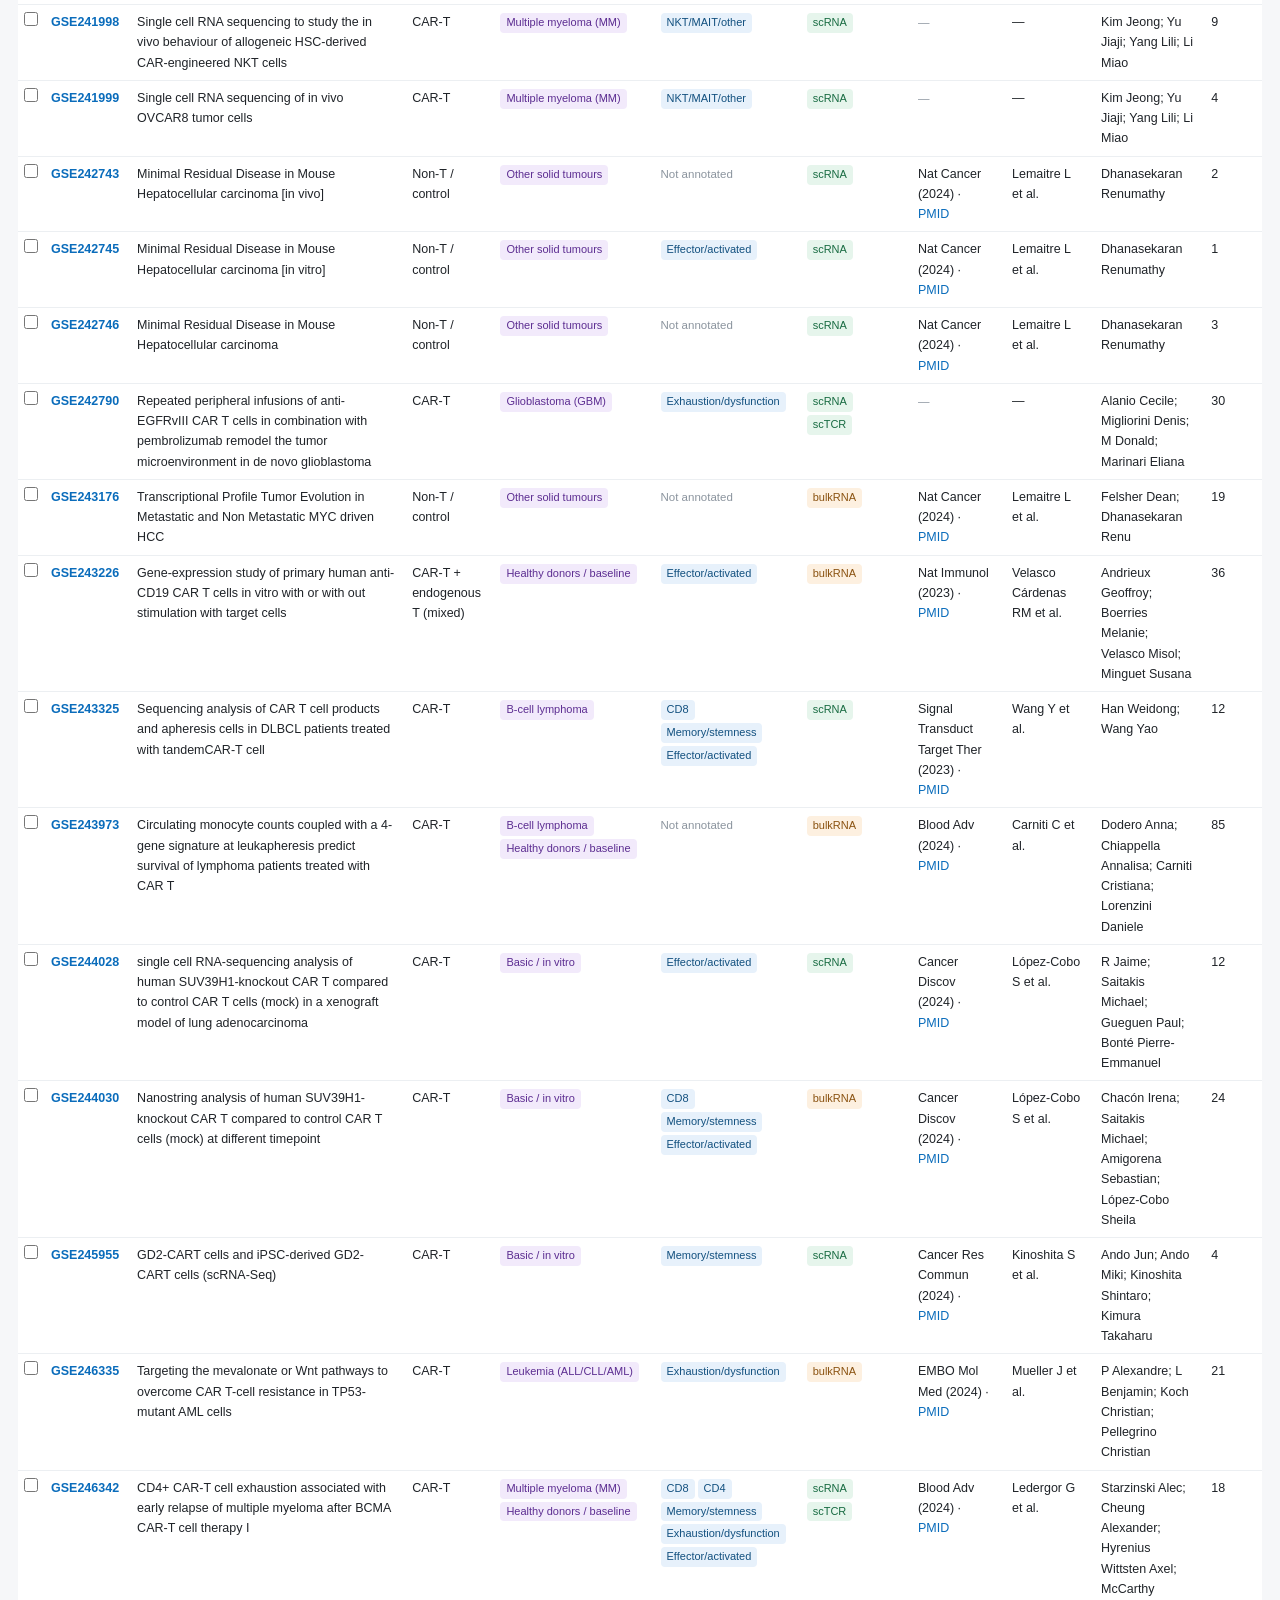
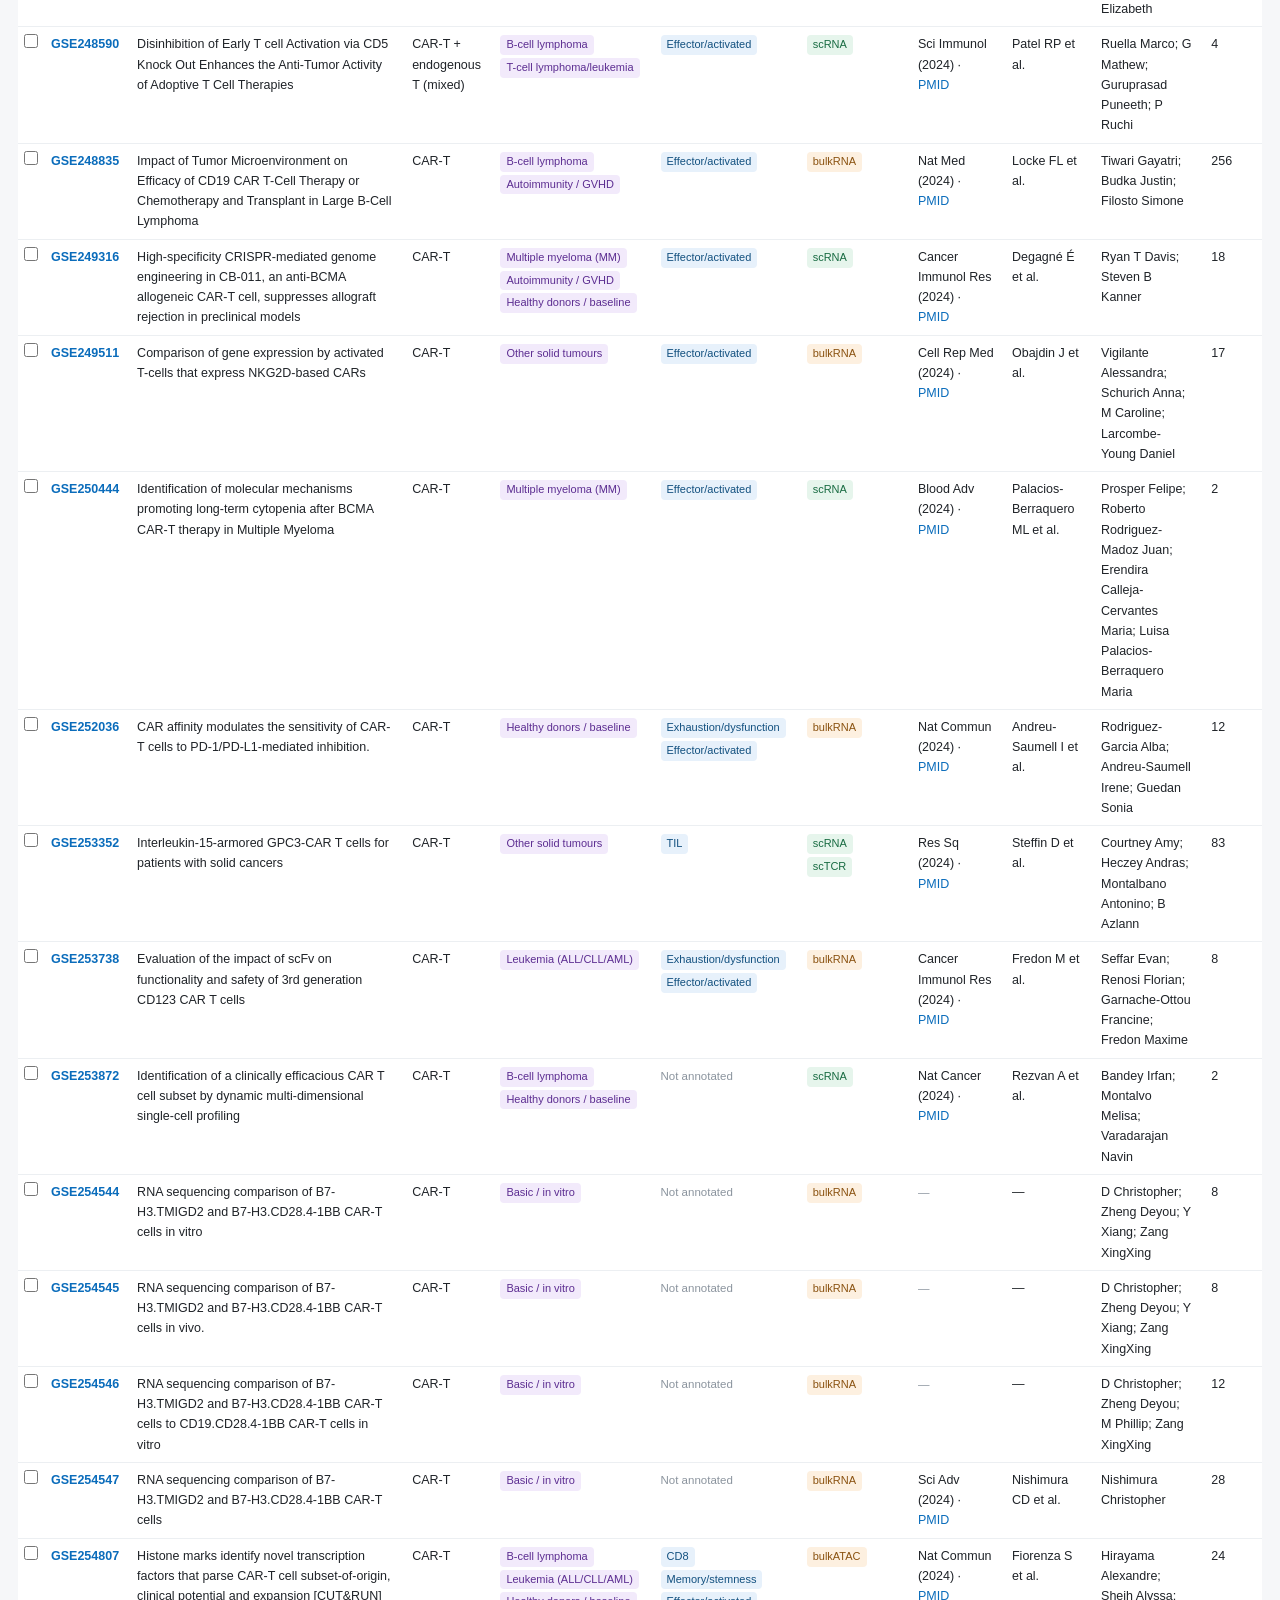
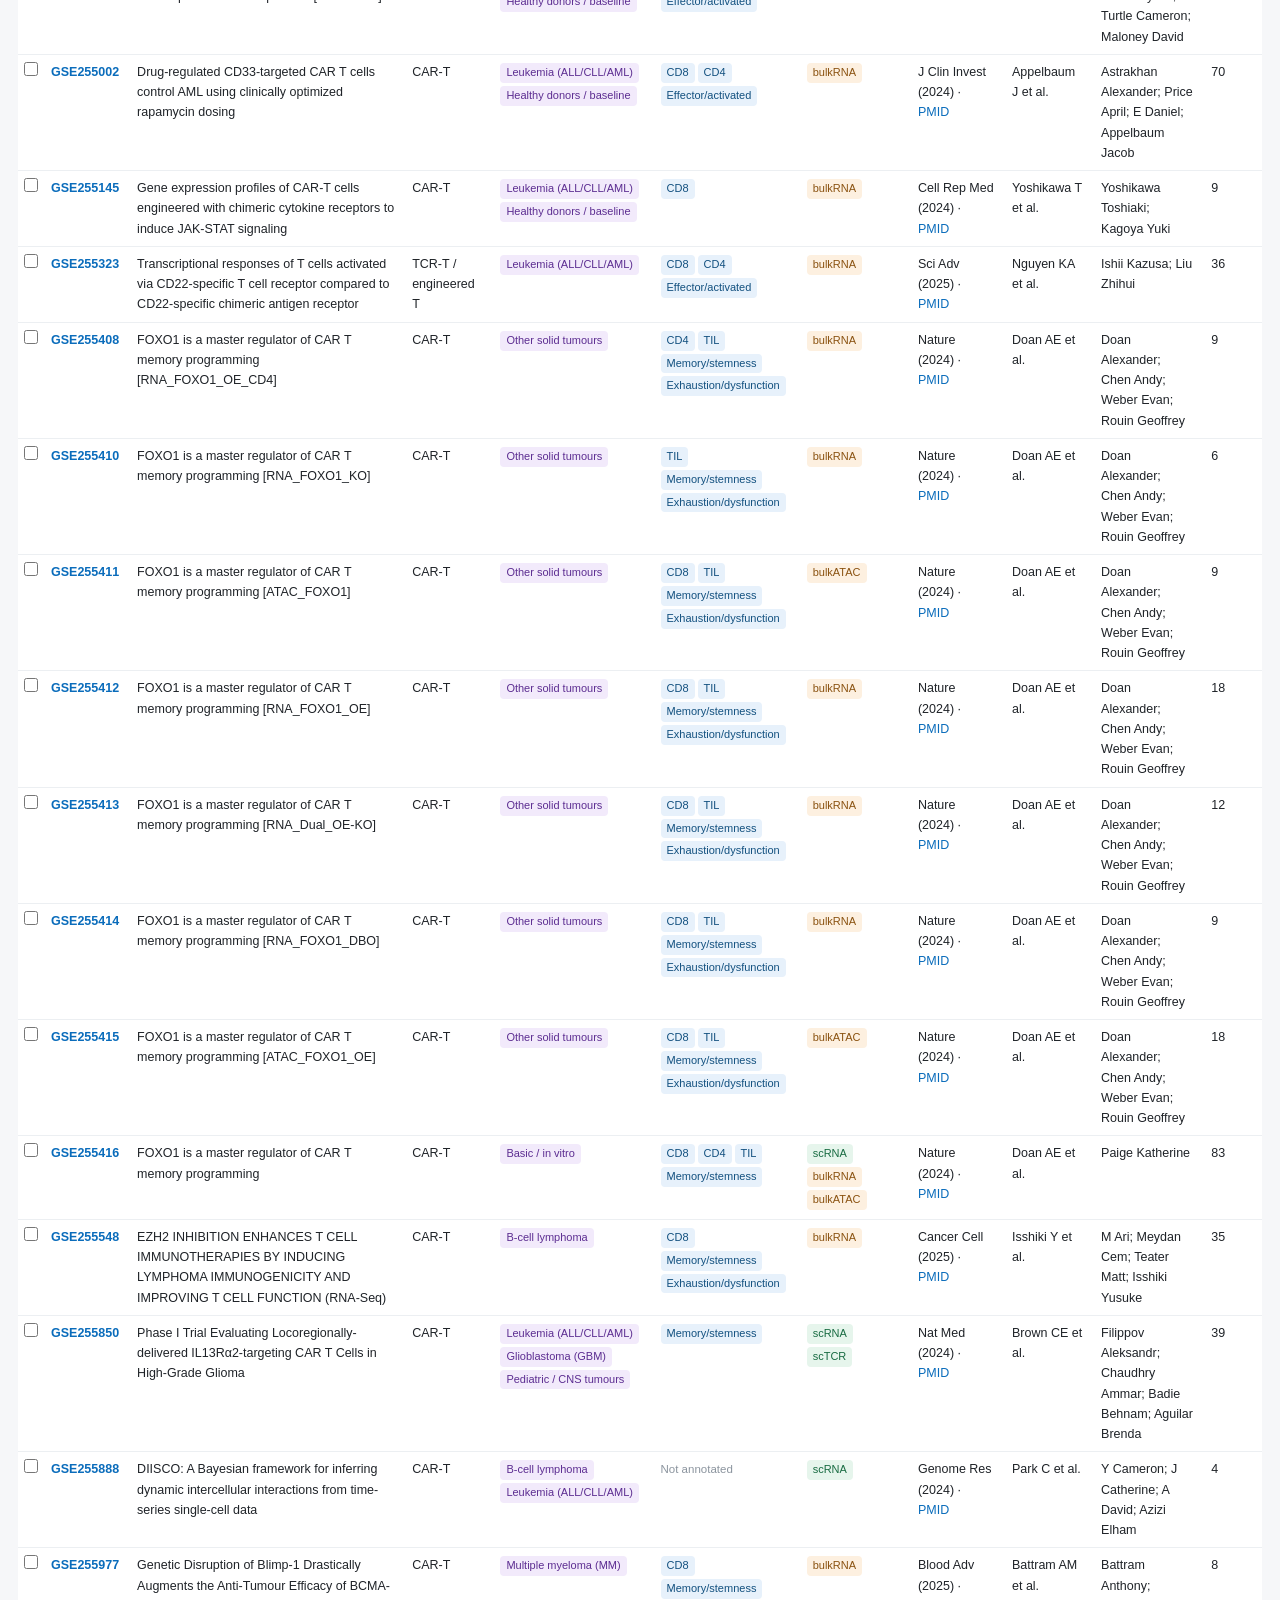
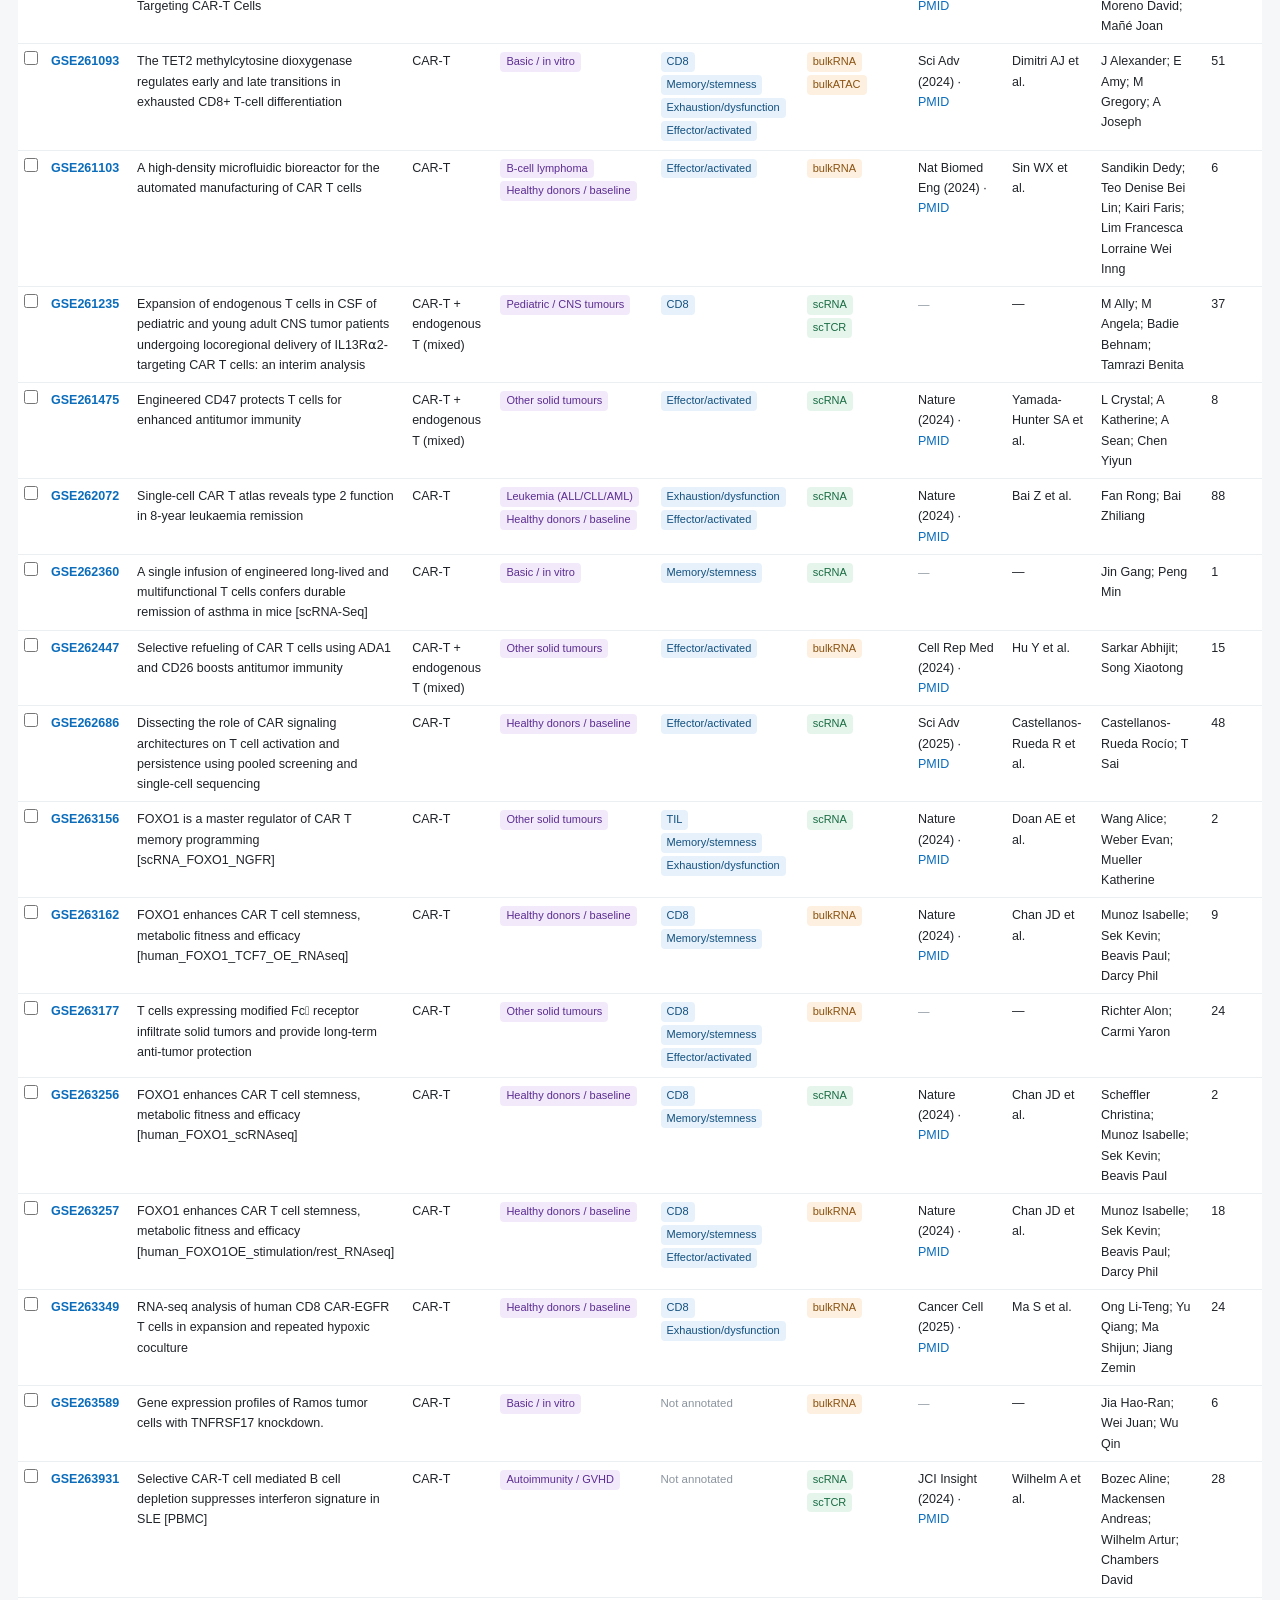
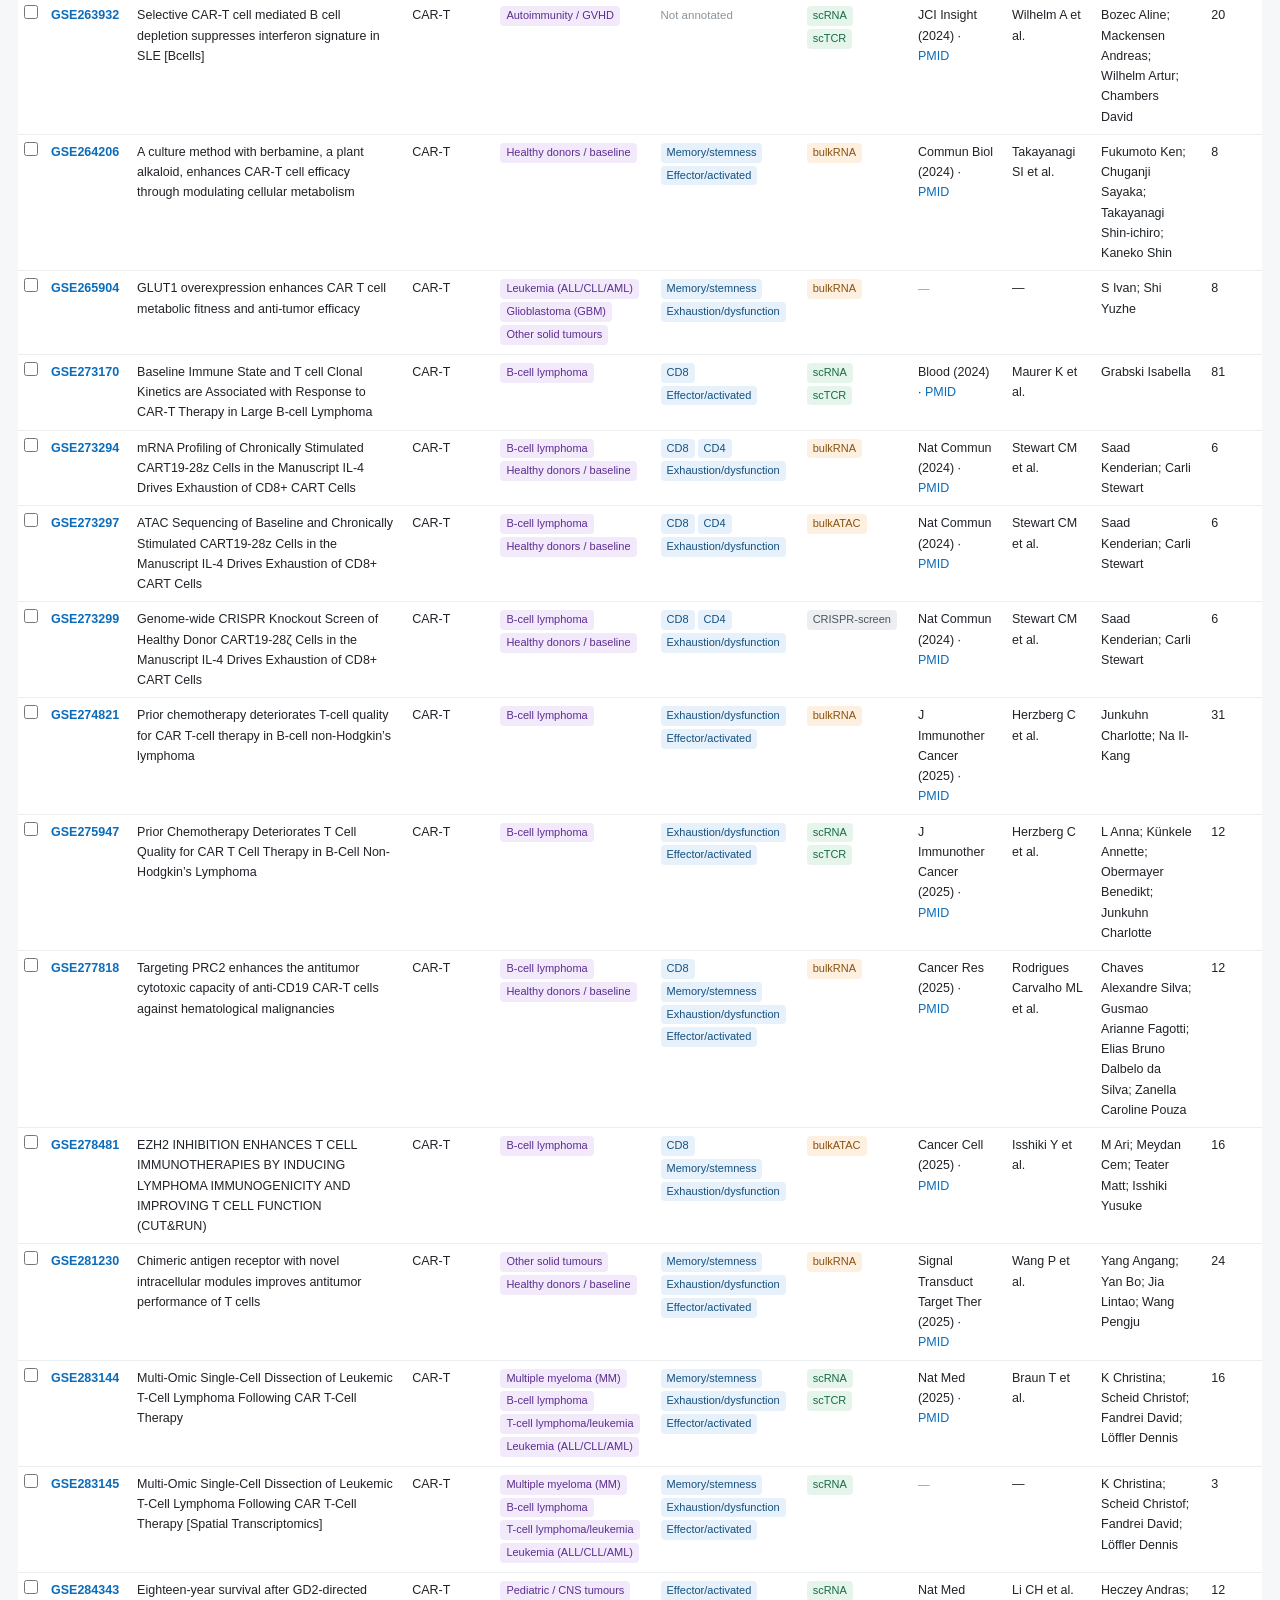
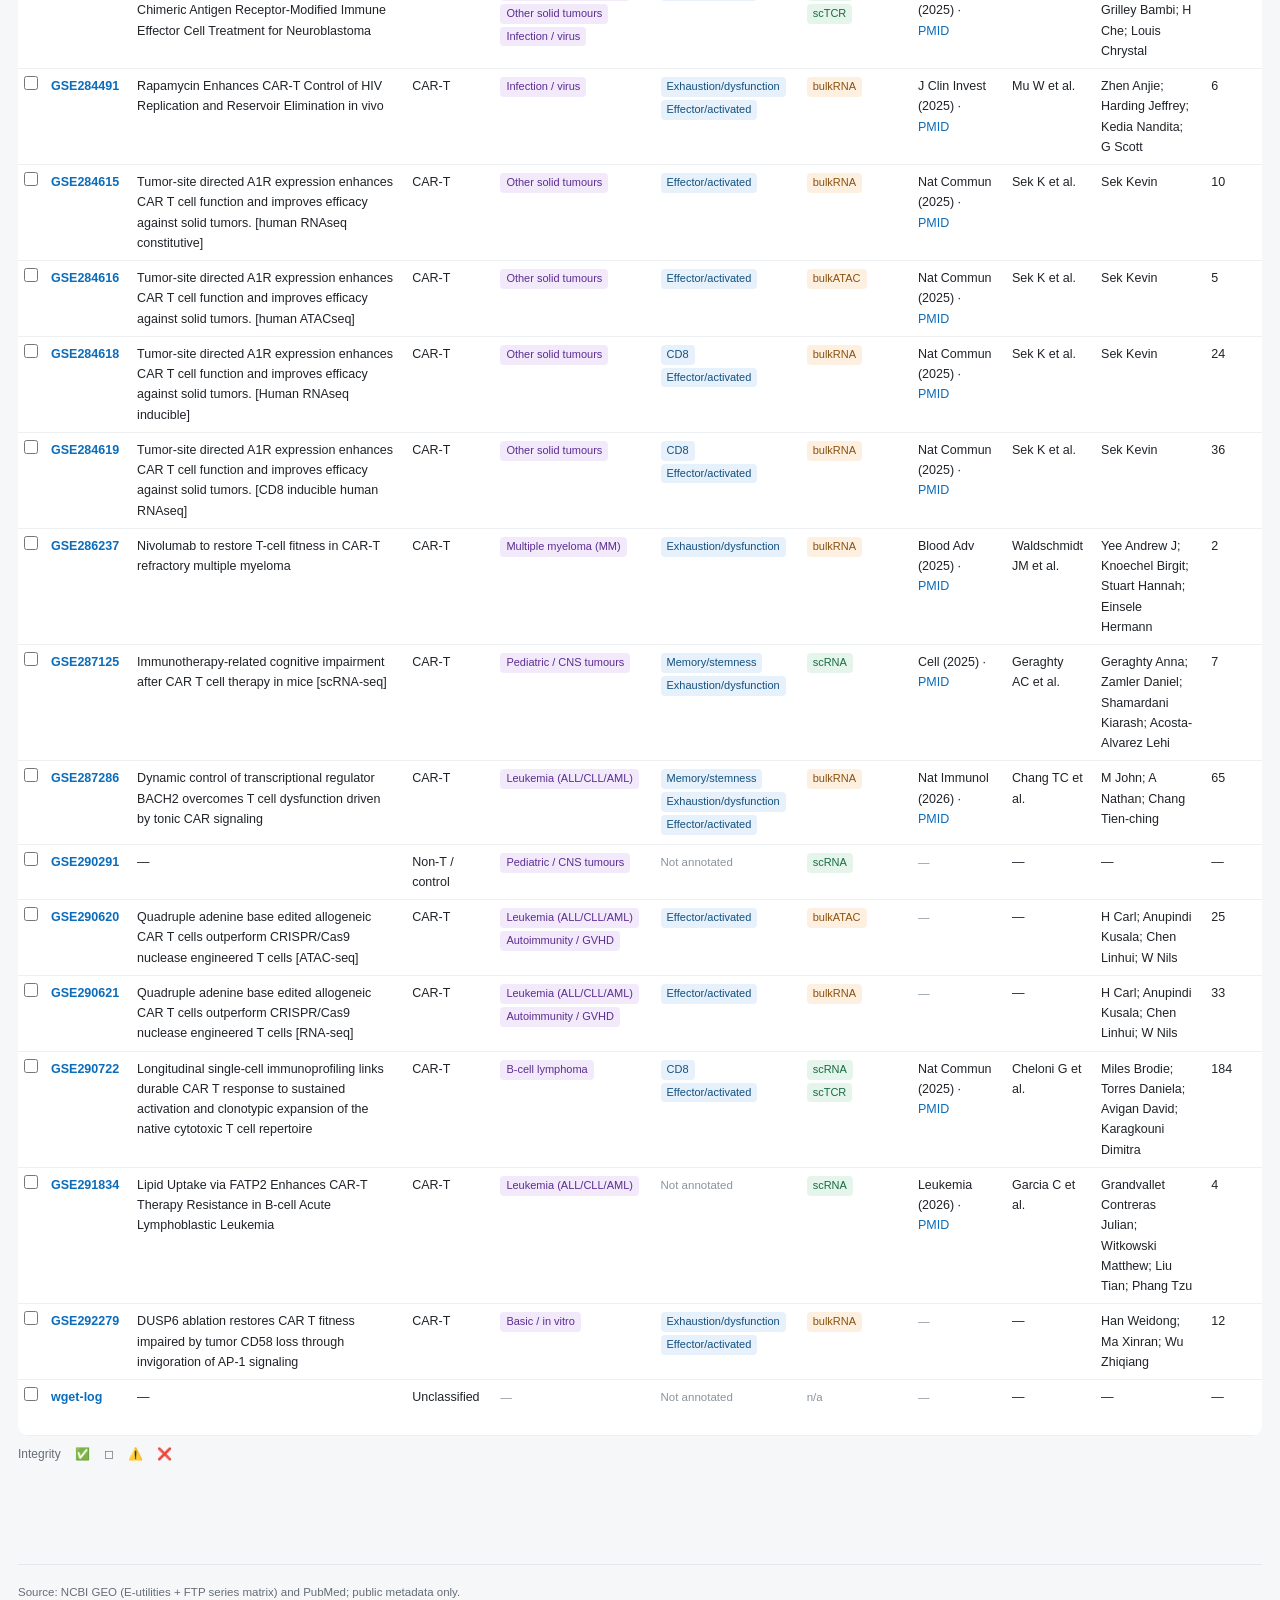
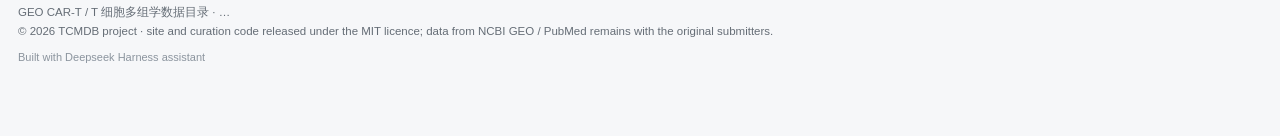
<file: catalog.html>
<!DOCTYPE html>
<html lang="zh-CN" data-base="." data-page="catalog" data-title-zh="GEO CAR-T / T 细胞多组学数据库" data-title-en="GEO CAR-T / T-cell multi-omics database">
<head>
<meta charset="utf-8">
<meta name="viewport" content="width=device-width,initial-scale=1">
<meta name="description" content="GEO CAR-T / T 细胞多组学数据目录">
<meta name="generator" content="DSH static site builder · Built with Deepseek Harness assistant">
<title>GEO CAR-T / T 细胞多组学数据库</title>
<link rel="icon" href="./assets/icons/sprite.svg" type="image/svg+xml">
<link rel="stylesheet" href="./assets/app.css">
</head>
<body>
<svg xmlns="http://www.w3.org/2000/svg" style="display:none" aria-hidden="true">
  <!-- 疾病类别图标 sprite：由 make_icons.py 生成，颜色随 currentColor -->
  <symbol id="ic-b-cell-lymphoma" viewBox="0 0 48 48" fill="none" stroke="currentColor"
          stroke-width="2" stroke-linecap="round" stroke-linejoin="round"><circle cx="21" cy="25.5" r="11"/><path d="M21 17v17M18 19h6M18 32h6"/><path d="M27 14l1.9 3.9 4.3.6-3.1 3 .7 4.3-3.8-2-3.8 2 .7-4.3-3.1-3 4.3-.6z"/></symbol>
  <symbol id="ic-multiple-myeloma" viewBox="0 0 48 48" fill="none" stroke="currentColor"
          stroke-width="2" stroke-linecap="round" stroke-linejoin="round"><path d="M24 5.5c5.7 0 10 3.4 10 7.6v3.4c0 4.6-2.1 8.2-5.4 10.4"/><path d="M24 5.5c-5.7 0-10 3.4-10 7.6v3.4c0 4.6 2.1 8.2 5.4 10.4"/><ellipse cx="24" cy="16.5" rx="10" ry="4.2"/><circle cx="20" cy="34.5" r="3.4"/><circle cx="28.5" cy="34.5" r="3.4"/><circle cx="24.3" cy="40" r="3.4"/></symbol>
  <symbol id="ic-leukemia" viewBox="0 0 48 48" fill="none" stroke="currentColor"
          stroke-width="2" stroke-linecap="round" stroke-linejoin="round"><rect x="5.5" y="13.5" width="37" height="21" rx="5"/><path d="M5.5 24h11l3-5.5 4.5 11 3-5.5h15.5"/><circle cx="38" cy="18.5" r="2.6"/><circle cx="12" cy="30" r="2.6"/></symbol>
  <symbol id="ic-t-cell-lymphoma" viewBox="0 0 48 48" fill="none" stroke="currentColor"
          stroke-width="2" stroke-linecap="round" stroke-linejoin="round"><circle cx="20" cy="26" r="11.5"/><path d="M14 27c1.4 2.6 3.6 4.3 6 4.8 2.4-.5 4.6-2.2 6-4.8"/><path d="M13 32.5h14"/><path d="M37.5 6.5l-7 11M41 10.5l-8 4"/><circle cx="39" cy="8" r="2.5"/></symbol>
  <symbol id="ic-glioblastoma" viewBox="0 0 48 48" fill="none" stroke="currentColor"
          stroke-width="2" stroke-linecap="round" stroke-linejoin="round"><path d="M24 6.5c9.4 0 17 6.6 17 14.7 0 5.3-3 9.9-7.8 12.5l-.9 7.8-6.3-4-3 4-6.4-4-3 4-.8-7.6C7.9 31.3 7 26.8 7 21.2 7 13.1 14.6 6.5 24 6.5Z"/><circle cx="24" cy="20" r="5.6"/><path d="M24 9.6v4.8M24 25.6v4.6M11.6 20h4.8M31.6 20h4.8M15 11.5l3.4 3.4M33 11.5l-3.4 3.4M15.6 28.6l3.1-3.1M32.4 28.6l-3.1-3.1"/></symbol>
  <symbol id="ic-pediatric-cns" viewBox="0 0 48 48" fill="none" stroke="currentColor"
          stroke-width="2" stroke-linecap="round" stroke-linejoin="round"><circle cx="22" cy="21" r="11.5"/><path d="M34 20c0 2.5-.6 4-1.8 6.2"/><path d="M22 9c-3.2 7.4-3.2 16.2 0 23.6M10.5 21h23"/><path d="M15.5 33.5h9"/><circle cx="36.5" cy="33" r="4.2"/><circle cx="36.5" cy="33" r="1.3"/></symbol>
  <symbol id="ic-solid-tumor" viewBox="0 0 48 48" fill="none" stroke="currentColor"
          stroke-width="2" stroke-linecap="round" stroke-linejoin="round"><path d="M24 6.5c6.4 0 10.5 4.1 10.5 9.6 0 4.1-2.3 7.1-5.7 8.7 5.9 1.4 9.7 5.3 9.7 10.6H9.5c0-5.3 3.8-9.2 9.7-10.6-3.4-1.6-5.7-4.6-5.7-8.7C13.5 10.6 17.6 6.5 24 6.5Z"/><circle cx="24" cy="16" r="3.6"/><path d="M16 41.5h16"/></symbol>
  <symbol id="ic-autoimmune-gvhd" viewBox="0 0 48 48" fill="none" stroke="currentColor"
          stroke-width="2" stroke-linecap="round" stroke-linejoin="round"><path d="M24 5.5l5.7 3.3-.5 6.3 4.8 4-3.4 5.3 1.7 6.1-6 2-1.5 6.1h-1.6l-1.5-6.1-6-2 1.7-6.1-3.4-5.3 4.8-4-.5-6.3z"/><path d="M24 10.5v15"/><path d="M19 12.5l5 4.5 5-4.5"/></symbol>
  <symbol id="ic-infection-virus" viewBox="0 0 48 48" fill="none" stroke="currentColor"
          stroke-width="2" stroke-linecap="round" stroke-linejoin="round"><circle cx="24" cy="18.5" r="10"/><path d="M24 5.5v3M24 28.5v3M11 18.5h3M34 18.5h3M14.8 9.3l2.1 2.1M31.1 25.6l2.1 2.1M33.2 9.3l-2.1 2.1M16.9 25.6l-2.1 2.1"/><circle cx="20.5" cy="17.5" r="1.4"/><circle cx="27.5" cy="17.5" r="1.4"/><path d="M20.5 22.5c1.2 1 2.3 1.4 3.5 1.4s2.3-.4 3.5-1.4"/><path d="M12 39c2.5-3.4 5.7-5.1 9.6-5.1 2.6 0 4.5-1.2 5.7-3.6"/></symbol>
  <symbol id="ic-healthy-donor" viewBox="0 0 48 48" fill="none" stroke="currentColor"
          stroke-width="2" stroke-linecap="round" stroke-linejoin="round"><circle cx="24" cy="14" r="7.5"/><path d="M10.5 42c0-7.5 6-12.5 13.5-12.5S37.5 34.5 37.5 42"/><path d="M38.5 9.5l3.2 3.2 6-6"/></symbol>
  <symbol id="ic-in-vitro" viewBox="0 0 48 48" fill="none" stroke="currentColor"
          stroke-width="2" stroke-linecap="round" stroke-linejoin="round"><circle cx="13" cy="12" r="5"/><circle cx="24" cy="12" r="5"/><circle cx="35" cy="12" r="5"/><circle cx="13" cy="23" r="5"/><circle cx="24" cy="23" r="5"/><circle cx="35" cy="23" r="5"/><circle cx="13" cy="34" r="5"/><circle cx="24" cy="34" r="5"/><circle cx="35" cy="34" r="2.6"/></symbol>
</svg>

<header class="top"><div class="topin">
  <a class="brand" href="index.html"><span class="mk">T</span><span>T 细胞多组学数据库<small>GEO CAR-T / T 细胞多组学数据目录</small></span></a>
  <nav class="main"><a data-nav="home" href="index.html" data-i18n="nav_home">首页</a><a data-nav="catalog" href="catalog.html" data-i18n="nav_catalog">数据集目录</a><a data-nav="guideline" href="guideline.html" data-i18n="nav_guideline">关联与判定指南</a></nav>
  <span class="spacer"></span>
  <div class="searchbox">
    <input id="q-global" type="search" autocomplete="off" placeholder="搜索 GSE / 标题 / 疾病 / 期刊 / 作者…" aria-label="search">
    <div class="sres" id="q-global-res" role="listbox"></div>
  </div>
  <div class="langsw" role="group" aria-label="language">
    <button data-lang="zh" type="button">中文</button><button data-lang="en" type="button">EN</button>
  </div>
</div></header>
<main class="wrap">
<h1 data-i18n="page_catalog">数据集目录</h1>
<div class="sub"><span id="meta-line">…</span> ·
  <a href="guideline.html" data-i18n="nav_guideline">关联与判定指南</a></div>
<div class="note"><span data-i18n="catalog_hint">目录中的每条记录均给出 GEO 原始链接、PubMed 文献链接与本地文件清单。</span></div>
<div id="tbl-host"><div class="loading">loading…</div></div>


<div class="dlbar" id="dl-bar" hidden><span class="dlcount" data-dl-n=""></span>
  <span class="dlacts" data-dl-actions=""></span>
  <button class="btn" data-dl="selectpage" data-i18n="select_page">选择当前筛选结果</button>
</div>
<div class="dlpanel" id="dl-panel" hidden></div>
<footer class="foot">
  <div data-i18n="footer_src">数据来源：NCBI GEO（E-utilities + FTP series matrix）与 PubMed 官方记录；仅收录公开元数据。</div>
  <div>GEO CAR-T / T 细胞多组学数据目录 · <span id="meta-line">…</span></div>
  <div data-i18n="footer_copy">© 2026 TCMDB 项目 · 网站与整理代码以 MIT 许可发布；数据来自 NCBI GEO / PubMed，版权归原数据方。</div>
  <div class="built">Built with Deepseek Harness assistant</div>
</footer>
</main>
<script id="dsh-manifest" type="application/json">{"meta":{"generated":"2026-10-13","repo":"tcell-multiomics-db","raw_base":"","n_ds":134,"n_samples":3298,"bytes":166768927137,"tb":0.152,"gb":155.3,"n_verified":79,"n_issue":0,"n_matched":25,"n_pub":111,"n_files":611,"n_tarmem":2659,"n_local":133,"n_bad_gz":0,"source":"NCBI GEO（E-utilities + FTP series matrix）+ PubMed 官方记录","mod_keys":["scRNA","bulkRNA","scATAC","bulkATAC","scTCR","bulkTCR","methylation","CRISPR-screen"]},"th_label":{"CAR-T":{"zh":"CAR-T","en":"CAR-T"},"CAR-T+内源T(混合)":{"zh":"CAR-T+内源T(混合)","en":"CAR-T + endogenous T (mixed)"},"内源T":{"zh":"内源T","en":"Endogenous T"},"TCR-T/工程化T":{"zh":"TCR-T/工程化T","en":"TCR-T / engineered T"},"非T细胞/对照":{"zh":"非T细胞/对照","en":"Non-T / control"},"未明确":{"zh":"未明确","en":"Unclassified"}},"tct_label":{"CD8":{"zh":"CD8","en":"CD8"},"CD4":{"zh":"CD4","en":"CD4"},"Treg":{"zh":"Treg","en":"Treg"},"γδT":{"zh":"γδT","en":"γδ T"},"TIL":{"zh":"TIL","en":"TIL"},"记忆/干性":{"zh":"记忆/干性","en":"Memory/stemness"},"耗竭/功能障碍":{"zh":"耗竭/功能障碍","en":"Exhaustion/dysfunction"},"效应/活化":{"zh":"效应/活化","en":"Effector/activated"},"NKT/MAIT/其他":{"zh":"NKT/MAIT/其他","en":"NKT/MAIT/other"},"未标注":{"zh":"未标注","en":"Not annotated"}},"tct_desc":{"CD8":{"zh":"细胞毒性 T 细胞，CAR-T 疗效主效应细胞","en":"Cytotoxic T cells; main effector population for CAR-T efficacy"},"CD4":{"zh":"辅助性 T 细胞 / Th1 / Th2 / Th17 / Tfh","en":"Helper T cells / Th1 / Th2 / Th17 / Tfh"},"Treg":{"zh":"调节性 T 细胞（FOXP3+），抑制抗肿瘤免疫","en":"Regulatory T cells (FOXP3+), suppress antitumour immunity"},"γδT":{"zh":"γδ T 细胞，MHC 非依赖杀伤","en":"γδ T cells; MHC-independent killing"},"TIL":{"zh":"肿瘤浸润淋巴细胞","en":"Tumour-infiltrating lymphocytes"},"记忆/干性":{"zh":"记忆/干性表型（Tscm/Tcm/Tem/Tn），与持久性相关","en":"Memory/stemness phenotypes (Tscm/Tcm/Tem/Tn); linked to persistence"},"耗竭/功能障碍":{"zh":"耗竭或功能失调（PD-1/TIM-3/LAG-3 高表达）","en":"Exhausted or dysfunctional (high PD-1/TIM-3/LAG-3)"},"效应/活化":{"zh":"效应或活化状态、增殖","en":"Effector/activated and proliferating states"},"NKT/MAIT/其他":{"zh":"NKT、MAIT、NK 样等非常规 T 细胞","en":"Unconventional T cells: NKT, MAIT, NK-like"},"未标注":{"zh":"GEO 样本字段未给出 T 细胞类型","en":"No T-cell type given in the GEO sample fields"}},"mod_label":{"scRNA":{"zh":"scRNA","en":"scRNA"},"bulkRNA":{"zh":"bulkRNA","en":"bulkRNA"},"scATAC":{"zh":"scATAC","en":"scATAC"},"bulkATAC":{"zh":"bulkATAC","en":"bulkATAC"},"scTCR":{"zh":"scTCR","en":"scTCR"},"bulkTCR":{"zh":"bulkTCR","en":"bulkTCR"},"methylation":{"zh":"methylation","en":"methylation"},"CRISPR-screen":{"zh":"CRISPR-screen","en":"CRISPR-screen"}},"mod_desc":{"scRNA":{"zh":"单细胞转录组：细胞类型与状态的主要来源","en":"Single-cell transcriptome: main source of cell type and state"},"bulkRNA":{"zh":"批量转录组：队列规模大、可做差异与预后分析","en":"Bulk transcriptome: large cohorts for differential and survival analysis"},"scATAC":{"zh":"单细胞染色质可及性：调控元件与转录因子活性","en":"Single-cell chromatin accessibility: regulatory elements and TF activity"},"bulkATAC":{"zh":"批量染色质可及性（ATAC-seq）","en":"Bulk chromatin accessibility (ATAC-seq)"},"scTCR":{"zh":"单细胞 TCR 序列：克隆型与谱系追踪","en":"Single-cell TCR sequences: clonotypes and lineage tracking"},"bulkTCR":{"zh":"批量 TCR 测序：克隆多样性与扩增","en":"Bulk TCR sequencing: clonal diversity and expansion"},"methylation":{"zh":"DNA 甲基化：表观记忆与耗竭印记","en":"DNA methylation: epigenetic memory and exhaustion imprint"},"CRISPR-screen":{"zh":"CRISPR 功能筛选：基因依赖性","en":"CRISPR functional screens: gene dependencies"}},"ig_label":{"COMPLETE_VERIFIED":{"zh":"✅ 已验证","en":"✅ Verified"},"UNVERIFIED":{"zh":"◻︎ 未对照","en":"◻︎ Unchecked"},"TRUNCATED":{"zh":"⚠️ 截断","en":"⚠️ Truncated"},"PARTIAL_BROKEN":{"zh":"⚠️ 部分损坏","en":"⚠️ Partly broken"},"CORRUPT":{"zh":"❌ 损坏","en":"❌ Corrupt"},"FAILED_ALL":{"zh":"❌ 全部失败","en":"❌ All failed"},"NO_DATA":{"zh":"❌ 无数据","en":"❌ No data"}},"ig_desc":{"COMPLETE_VERIFIED":{"zh":"GEO 官方 filelist.txt 的成员数与字节数完全匹配，可放心使用","en":"Member count and byte size exactly match the official GEO filelist.txt"},"UNVERIFIED":{"zh":"无官方 filelist 可对照，但 gzip/tar 结构正常（实际可用）","en":"No official filelist to compare, but gzip/tar structure is intact (usable)"},"TRUNCATED":{"zh":"tar 包被截断，成员数少于官方清单","en":"tar archive truncated; fewer members than the official manifest"},"PARTIAL_BROKEN":{"zh":"含 .filepart（下载残片）或 .aspx（网页错误页）文件","en":"Contains .filepart download remnants or .aspx error pages"},"CORRUPT":{"zh":"含 gzip CRC 校验失败文件","en":"Contains files failing gzip CRC check"},"FAILED_ALL":{"zh":"全部文件下载失败，仅存残片","en":"All downloads failed; only remnants remain"},"NO_DATA":{"zh":"目录为空，无任何数据","en":"Empty directory, no data"}},"cat_label":{"B细胞淋巴瘤":{"zh":"B 细胞淋巴瘤","en":"B-cell lymphoma"},"多发性骨髓瘤 MM":{"zh":"多发性骨髓瘤 MM","en":"Multiple myeloma (MM)"},"白血病 ALL/CLL/AML":{"zh":"白血病 ALL/CLL/AML","en":"Leukemia (ALL/CLL/AML)"},"T细胞淋巴瘤/白血病":{"zh":"T 细胞淋巴瘤/白血病","en":"T-cell lymphoma/leukemia"},"胶质母细胞瘤 GBM":{"zh":"胶质母细胞瘤 GBM","en":"Glioblastoma (GBM)"},"儿童/中枢神经系统肿瘤":{"zh":"儿童/中枢神经系统肿瘤","en":"Pediatric / CNS tumours"},"其他实体瘤":{"zh":"其他实体瘤","en":"Other solid tumours"},"自身免疫/GVHD":{"zh":"自身免疫/GVHD","en":"Autoimmunity / GVHD"},"感染/病毒":{"zh":"感染/病毒","en":"Infection / virus"},"健康供者/基础":{"zh":"健康供者/基础","en":"Healthy donors / baseline"},"基础/体外研究":{"zh":"基础/体外研究","en":"Basic / in vitro"}},"cat_slug":{"B细胞淋巴瘤":"c01","多发性骨髓瘤 MM":"c02","白血病 ALL/CLL/AML":"c03","T细胞淋巴瘤/白血病":"c04","胶质母细胞瘤 GBM":"c05","儿童/中枢神经系统肿瘤":"c06","其他实体瘤":"c07","自身免疫/GVHD":"c08","感染/病毒":"c09","健康供者/基础":"c10","基础/体外研究":"c11"},"page_cat":{"B细胞淋巴瘤":"pages/c01.html","多发性骨髓瘤 MM":"pages/c02.html","白血病 ALL/CLL/AML":"pages/c03.html","T细胞淋巴瘤/白血病":"pages/c04.html","胶质母细胞瘤 GBM":"pages/c05.html","儿童/中枢神经系统肿瘤":"pages/c06.html","其他实体瘤":"pages/c07.html","自身免疫/GVHD":"pages/c08.html","感染/病毒":"pages/c09.html","健康供者/基础":"pages/c10.html","基础/体外研究":"pages/c11.html"},"cat_meta":{"B细胞淋巴瘤":{"icon":"b-cell-lymphoma","color":"#2E6FB7","zh":"B 细胞淋巴瘤","en":"B-cell lymphoma","name_zh":"B 细胞淋巴瘤","name_en":"B-cell lymphoma","desc_zh":"DLBCL、FL、MCL、PMBCL 等 B 细胞来源淋巴瘤，CAR-T 疗效与耗竭机制研究最集中的疾病方向。","desc_en":"B-cell derived lymphomas (DLBCL, FL, MCL, PMBCL); the densest focus for CAR-T efficacy and exhaustion studies."},"多发性骨髓瘤 MM":{"icon":"multiple-myeloma","color":"#7A5AA8","zh":"多发性骨髓瘤 MM","en":"Multiple myeloma (MM)","name_zh":"多发性骨髓瘤 MM","name_en":"Multiple myeloma (MM)","desc_zh":"骨髓浆细胞肿瘤，BCMA 靶向 CAR-T 的主要适应症，含单细胞与 TCR 克隆追踪数据。","desc_en":"Plasma-cell malignancy in bone marrow; the main indication for BCMA-directed CAR-T, with single-cell and TCR clonotype tracking data."},"白血病 ALL/CLL/AML":{"icon":"leukemia","color":"#0F8A6A","zh":"白血病 ALL/CLL/AML","en":"Leukemia (ALL/CLL/AML)","name_zh":"白血病 ALL/CLL/AML","name_en":"Leukemia (ALL/CLL/AML)","desc_zh":"急性淋巴细胞白血病、慢性淋巴细胞白血病与急性髓系白血病，含 CD19/CD22 靶向治疗与复发机制研究。","desc_en":"Acute lymphoblastic, chronic lymphocytic and acute myeloid leukemia, including CD19/CD22-directed therapy and relapse mechanisms."},"T细胞淋巴瘤/白血病":{"icon":"t-cell-lymphoma","color":"#A8577A","zh":"T 细胞淋巴瘤/白血病","en":"T-cell lymphoma/leukemia","name_zh":"T 细胞淋巴瘤/白血病","name_en":"T-cell lymphoma/leukemia","desc_zh":"T 细胞自身来源的淋巴增殖性疾病，含肿瘤性 T 细胞单细胞图谱，样本量小、属稀缺方向。","desc_en":"Lymphoproliferative disease of T-cell origin with malignant T-cell single-cell profiles; small but scarce cohorts."},"胶质母细胞瘤 GBM":{"icon":"glioblastoma","color":"#B4632E","zh":"胶质母细胞瘤 GBM","en":"Glioblastoma (GBM)","name_zh":"胶质母细胞瘤 GBM","name_en":"Glioblastoma (GBM)","desc_zh":"中枢神经系统高级别胶质瘤，实体瘤 CAR-T 的主要难点方向，含 bulk 与单细胞、CRISPR 筛选。","desc_en":"High-grade glioma of the CNS; a key hard target for solid-tumour CAR-T, with bulk/single-cell and CRISPR-screen data."},"儿童/中枢神经系统肿瘤":{"icon":"pediatric-cns","color":"#C2803A","zh":"儿童/中枢神经系统肿瘤","en":"Pediatric / CNS tumours","name_zh":"儿童/中枢神经系统肿瘤","name_en":"Pediatric / CNS tumours","desc_zh":"儿童患者与中枢神经系统肿瘤（含 DIPG、髓母细胞瘤等），多与 GBM、实体瘤标签共现。","desc_en":"Paediatric patients and CNS tumours (incl. DIPG, medulloblastoma), frequently co-tagged with GBM and solid tumours."},"其他实体瘤":{"icon":"solid-tumor","color":"#4A7C59","zh":"其他实体瘤","en":"Other solid tumours","name_zh":"其他实体瘤","name_en":"Other solid tumours","desc_zh":"胰腺癌、肝癌、胃癌、乳腺癌等未单独成类的实体瘤，以肿瘤浸润 T 细胞与微环境研究为主。","desc_en":"Pancreatic, liver, gastric, breast and other solid tumours not forming their own class; mostly tumour-infiltrating T cell and microenvironment studies."},"自身免疫/GVHD":{"icon":"autoimmune-gvhd","color":"#0D7C8C","zh":"自身免疫/GVHD","en":"Autoimmunity / GVHD","name_zh":"自身免疫/GVHD","name_en":"Autoimmunity / GVHD","desc_zh":"自身免疫病与移植物抗宿主病（GVHD），关注免疫耐受失衡与异体 T 细胞反应。","desc_en":"Autoimmune disease and graft-versus-host disease (GVHD), focused on loss of tolerance and allogeneic T-cell responses."},"感染/病毒":{"icon":"infection-virus","color":"#B03A3A","zh":"感染/病毒","en":"Infection / virus","name_zh":"感染/病毒","name_en":"Infection / virus","desc_zh":"病毒感染背景下的 T 细胞应答（含病毒特异性 T 细胞），规模较小但对照价值明确。","desc_en":"T-cell responses in viral infection (incl. virus-specific T cells); small in scale but valuable as controls."},"健康供者/基础":{"icon":"healthy-donor","color":"#3F7FA6","zh":"健康供者/基础","en":"Healthy donors / baseline","name_zh":"健康供者/基础","name_en":"Healthy donors / baseline","desc_zh":"健康供者样本与未治疗基线，多为配对设计中的对照臂，适合做参照与正常范围界定。","desc_en":"Healthy-donor samples and treatment-naive baselines, mostly control arms in paired designs for reference ranges."},"基础/体外研究":{"icon":"in-vitro","color":"#6B7A8F","zh":"基础/体外研究","en":"Basic / in vitro","name_zh":"基础/体外研究","name_en":"Basic / in vitro","desc_zh":"无患者疾病背景的体外与机制研究（CAR 结构、培养条件、基因敲除等），适合分子机制对比而非队列分析。","desc_en":"In vitro and mechanistic studies without patient disease background (CAR construct, culture conditions, gene knockout); suited to mechanism comparison rather than cohort analysis."}},"keys":["COMPLETE_VERIFIED","UNVERIFIED","TRUNCATED","PARTIAL_BROKEN","CORRUPT","FAILED_ALL","NO_DATA"],"mod_keys":["scRNA","bulkRNA","scATAC","bulkATAC","scTCR","bulkTCR","methylation","CRISPR-screen"],"dl_stats":{"n":133,"verified":130,"partial":0,"unavailable":3,"sra_available":104,"n_files":410,"n_files_exact":410,"n_files_approx":0,"bytes":152886048430,"sra_bytes":18648759533568,"n_local_checked":0,"sra_with_size":104}}</script>
<script id="dsh-i18n" type="application/json">{"site_name":{"zh":"T 细胞多组学数据库","en":"T-cell Multi-omics Database"},"site_sub":{"zh":"GEO CAR-T / T 细胞多组学数据目录","en":"GEO CAR-T / T-cell multi-omics catalogue"},"nav_home":{"zh":"首页","en":"Home"},"nav_catalog":{"zh":"数据集目录","en":"Catalog"},"nav_guideline":{"zh":"关联与判定指南","en":"Relations & methods"},"search_ph":{"zh":"搜索 GSE / 标题 / 疾病 / 期刊 / 作者…","en":"Search GSE / title / disease / journal / author…"},"search_hint":{"zh":"输入关键词后回车查看全部结果","en":"Press Enter to see all results"},"search_none":{"zh":"无匹配数据集","en":"No matching dataset"},"search_results":{"zh":"条匹配","en":"matches"},"search_enter":{"zh":"在目录中查看全部","en":"View all in catalog"},"lang":{"zh":"中文","en":"EN"},"browse_disease":{"zh":"按疾病类别浏览","en":"Browse by disease category"},"disease_intro":{"zh":"一级导航即数据库中的疾病类别，逐类列出可核对的临床、组学类型与数量。","en":"Primary navigation lists the disease categories actually present in the database, each with verifiable clinical and omics counts."},"datasets":{"zh":"数据集","en":"datasets"},"samples":{"zh":"样本","en":"samples"},"open_category":{"zh":"进入该类别","en":"Open category"},"filter":{"zh":"筛选","en":"Filter"},"reset":{"zh":"✕ 重置全部","en":"✕ Reset all"},"only_matched":{"zh":"仅 T 细胞多组学配套","en":"Only multi-omics matched"},"only_verified":{"zh":"仅官方校验通过","en":"Only officially verified"},"hits":{"zh":"命中","en":"Matched"},"of_total":{"zh":"个数据集 / 共","en":"datasets / of"},"total_size":{"zh":"合计","en":"total"},"back_home":{"zh":"← 返回首页","en":"← Back to home"},"back_cat":{"zh":"← 返回类别","en":"← Back to category"},"related":{"zh":"关联记录","en":"Related records"},"catalog_hint":{"zh":"目录中的每条记录均给出 GEO 原始链接、PubMed 文献链接与本地文件清单。","en":"Every catalog record links to its GEO entry, PubMed record and local file manifest."},"files":{"zh":"本地文件","en":"Local files"},"files_btn":{"zh":"查看文件清单","en":"Show file manifest"},"files_none":{"zh":"该数据集在本地无已下载文件","en":"No local files downloaded for this dataset"},"geo_link":{"zh":"GEO 原始页面","en":"GEO record"},"pubmed_link":{"zh":"PubMed 文献","en":"PubMed"},"footer_copy":{"zh":"© 2026 TCMDB 项目 · 网站与整理代码以 MIT 许可发布；数据来自 NCBI GEO / PubMed，版权归原数据方。","en":"© 2026 TCMDB project · site and curation code released under the MIT licence; data from NCBI GEO / PubMed remains with the original submitters."},"footer_built":{"zh":"Built with Deepseek Harness assistant","en":"Built with Deepseek Harness assistant"},"footer_src":{"zh":"数据来源：NCBI GEO（E-utilities + FTP series matrix）与 PubMed 官方记录；仅收录公开元数据。","en":"Source: NCBI GEO (E-utilities + FTP series matrix) and PubMed; public metadata only."},"updated":{"zh":"更新于","en":"Updated"},"all_cats":{"zh":"全部疾病类别","en":"All disease categories"},"stat_ds":{"zh":"数据集总数","en":"Datasets"},"stat_bytes":{"zh":"数据总量","en":"Total size"},"stat_verified":{"zh":"官方校验通过","en":"Officially verified"},"stat_matched":{"zh":"多组学配套","en":"Multi-omics matched"},"stat_pub":{"zh":"已发表文献","en":"Published"},"stat_samples":{"zh":"样本总数","en":"Samples"},"stat_cats":{"zh":"疾病类别","en":"Disease categories"},"omics_profile":{"zh":"组学类型分布","en":"Omics profile"},"therapy_profile":{"zh":"治疗类型分布","en":"Therapy profile"},"years":{"zh":"数据发布年份","en":"GEO release years"},"cat_intro":{"zh":"类别说明","en":"About this category"},"datasets_in":{"zh":"该类别数据集","en":"Datasets in this category"},"cols":{"zh":["GSE","标题","治疗类型","疾病","T细胞类型/状态","组学","期刊 (年)","第一作者","贡献者(Submitter)","样本","大小","完整性"],"en":["GSE","Title","Therapy","Disease","T-cell type / state","Omics","Journal (year)","First author","Submitter","Samples","Size","Integrity"]},"h1_home":{"zh":"GEO CAR-T / T 细胞多组学数据库","en":"GEO CAR-T / T-cell multi-omics database"},"select_page":{"zh":"选择当前筛选结果","en":"Select current filter results"},"col_sel":{"zh":"勾选后生成下载脚本","en":"Tick to include in the download script"},"dl_tip":{"zh":"勾选数据集后点「生成下载脚本」，核对清单再下载 .sh；浏览器不会执行下载。","en":"Tick datasets, click \"Generate download script\", review the list, then download the .sh; the browser performs no download."},"dl_verified":{"zh":"个已核实可下载","en":"verified downloadable"},"dl_checked":{"zh":"个已核实数据集","en":"datasets checked"},"na":{"zh":"未判定","en":"n/a"},"none":{"zh":"","en":""},"f_therapy":{"zh":"治疗类型","en":"Therapy"},"col_acc":{"zh":"GSE","en":"GSE"},"col_title":{"zh":"标题","en":"Title"},"col_th":{"zh":"治疗类型","en":"Therapy"},"col_dis":{"zh":"疾病","en":"Disease"},"col_tct":{"zh":"T细胞类型/状态","en":"T-cell type / state"},"col_mo":{"zh":"组学","en":"Omics"},"col_journal":{"zh":"期刊 (年)","en":"Journal (year)"},"col_au":{"zh":"第一作者","en":"First author"},"col_ct":{"zh":"贡献者(Submitter)","en":"Submitter"},"col_ns":{"zh":"样本","en":"Samples"},"col_size":{"zh":"大小","en":"Size"},"col_ig":{"zh":"完整性","en":"Integrity"},"all":{"zh":"全部","en":"All"},"f_disease":{"zh":"疾病","en":"Disease"},"f_omics":{"zh":"组学","en":"Omics"},"f_integrity":{"zh":"完整性","en":"Integrity"},"f_tct":{"zh":"T细胞类型/状态","en":"T-cell type/state"},"f_evidence":{"zh":"判定依据","en":"Evidence"},"page_catalog":{"zh":"数据集目录","en":"Dataset catalog"},"page_guideline":{"zh":"数据库关系与判定指南","en":"Database relations and methods"},"site_title":{"zh":"GEO CAR-T / T 细胞多组学数据库","en":"GEO CAR-T / T-cell multi-omics database"},"related_hint":{"zh":"同一数据集常被多个疾病标签覆盖，跨类别查询请用全局搜索或目录页筛选。","en":"A dataset often carries several disease labels; use global search or catalog filters to cross categories."}}</script>

<script src="./assets/site.js"></script>
<script src="./assets/downloads.js"></script>
</body></html>
</file>
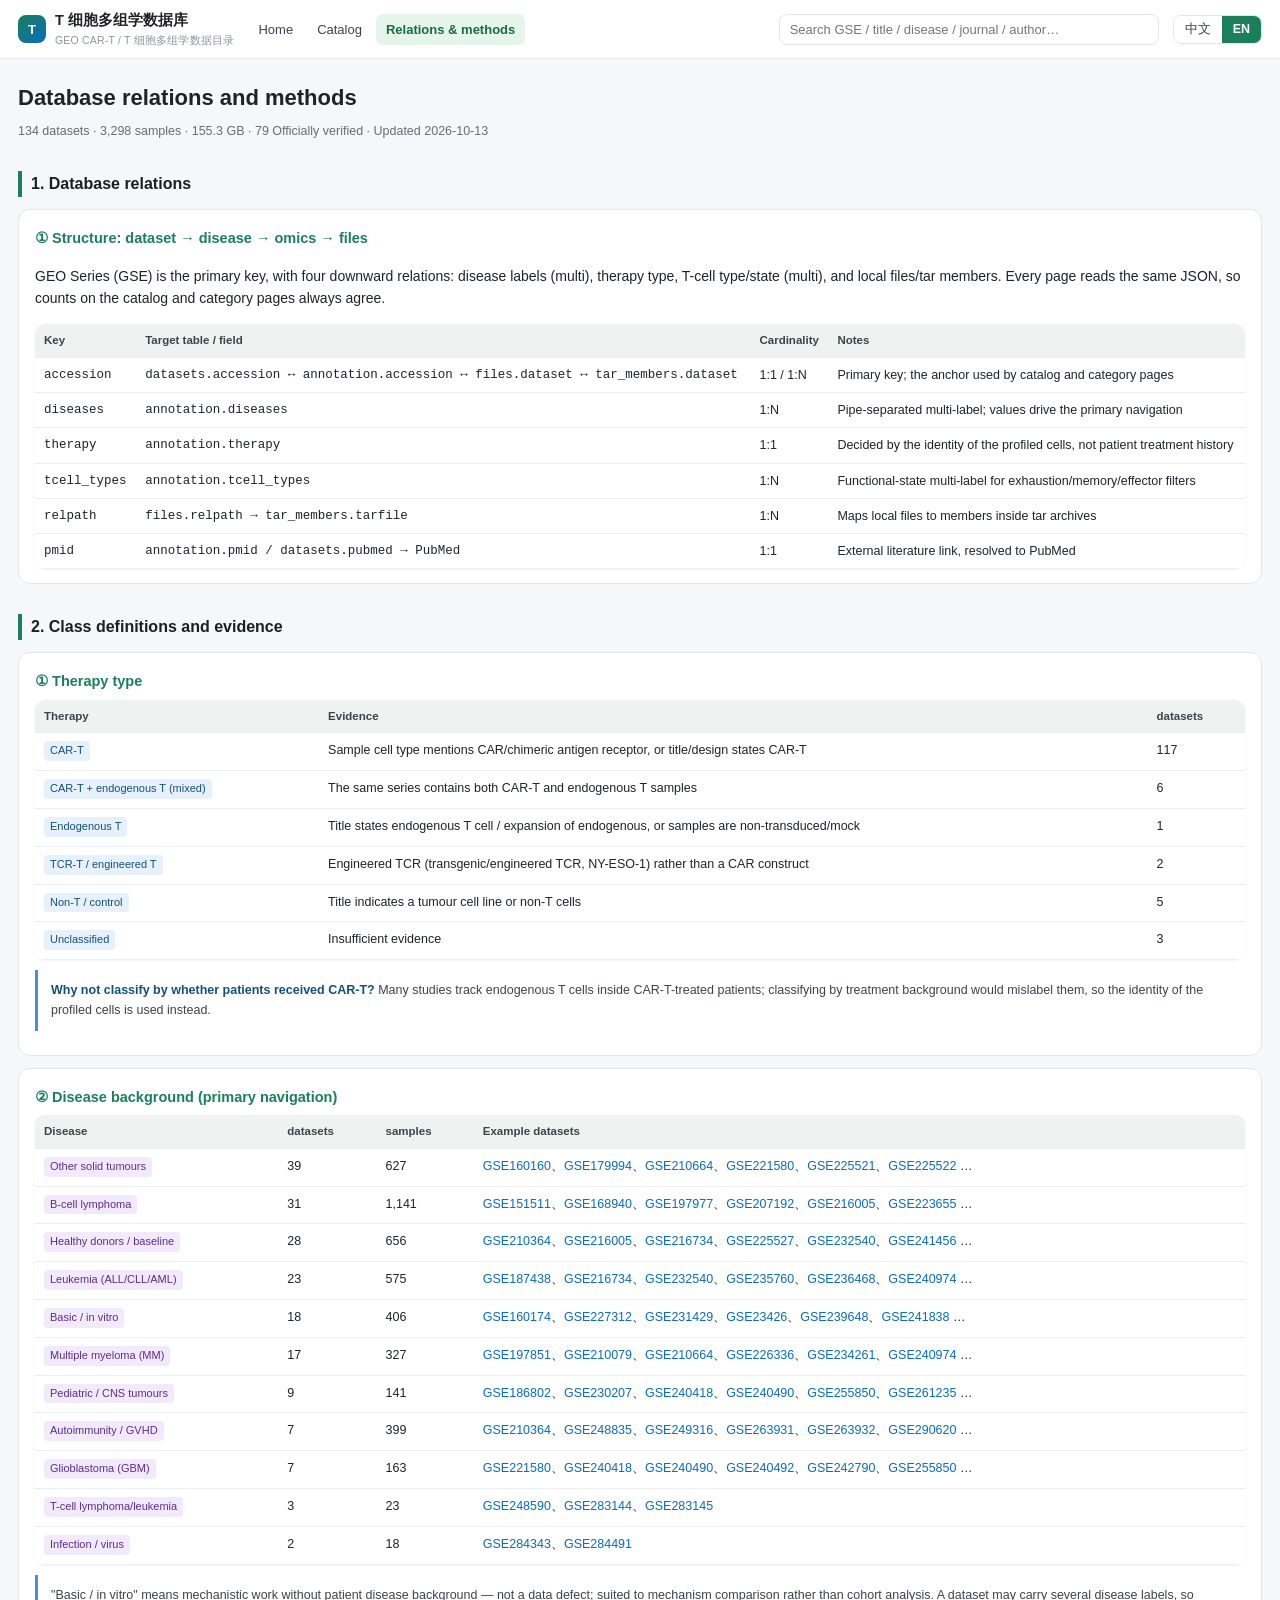
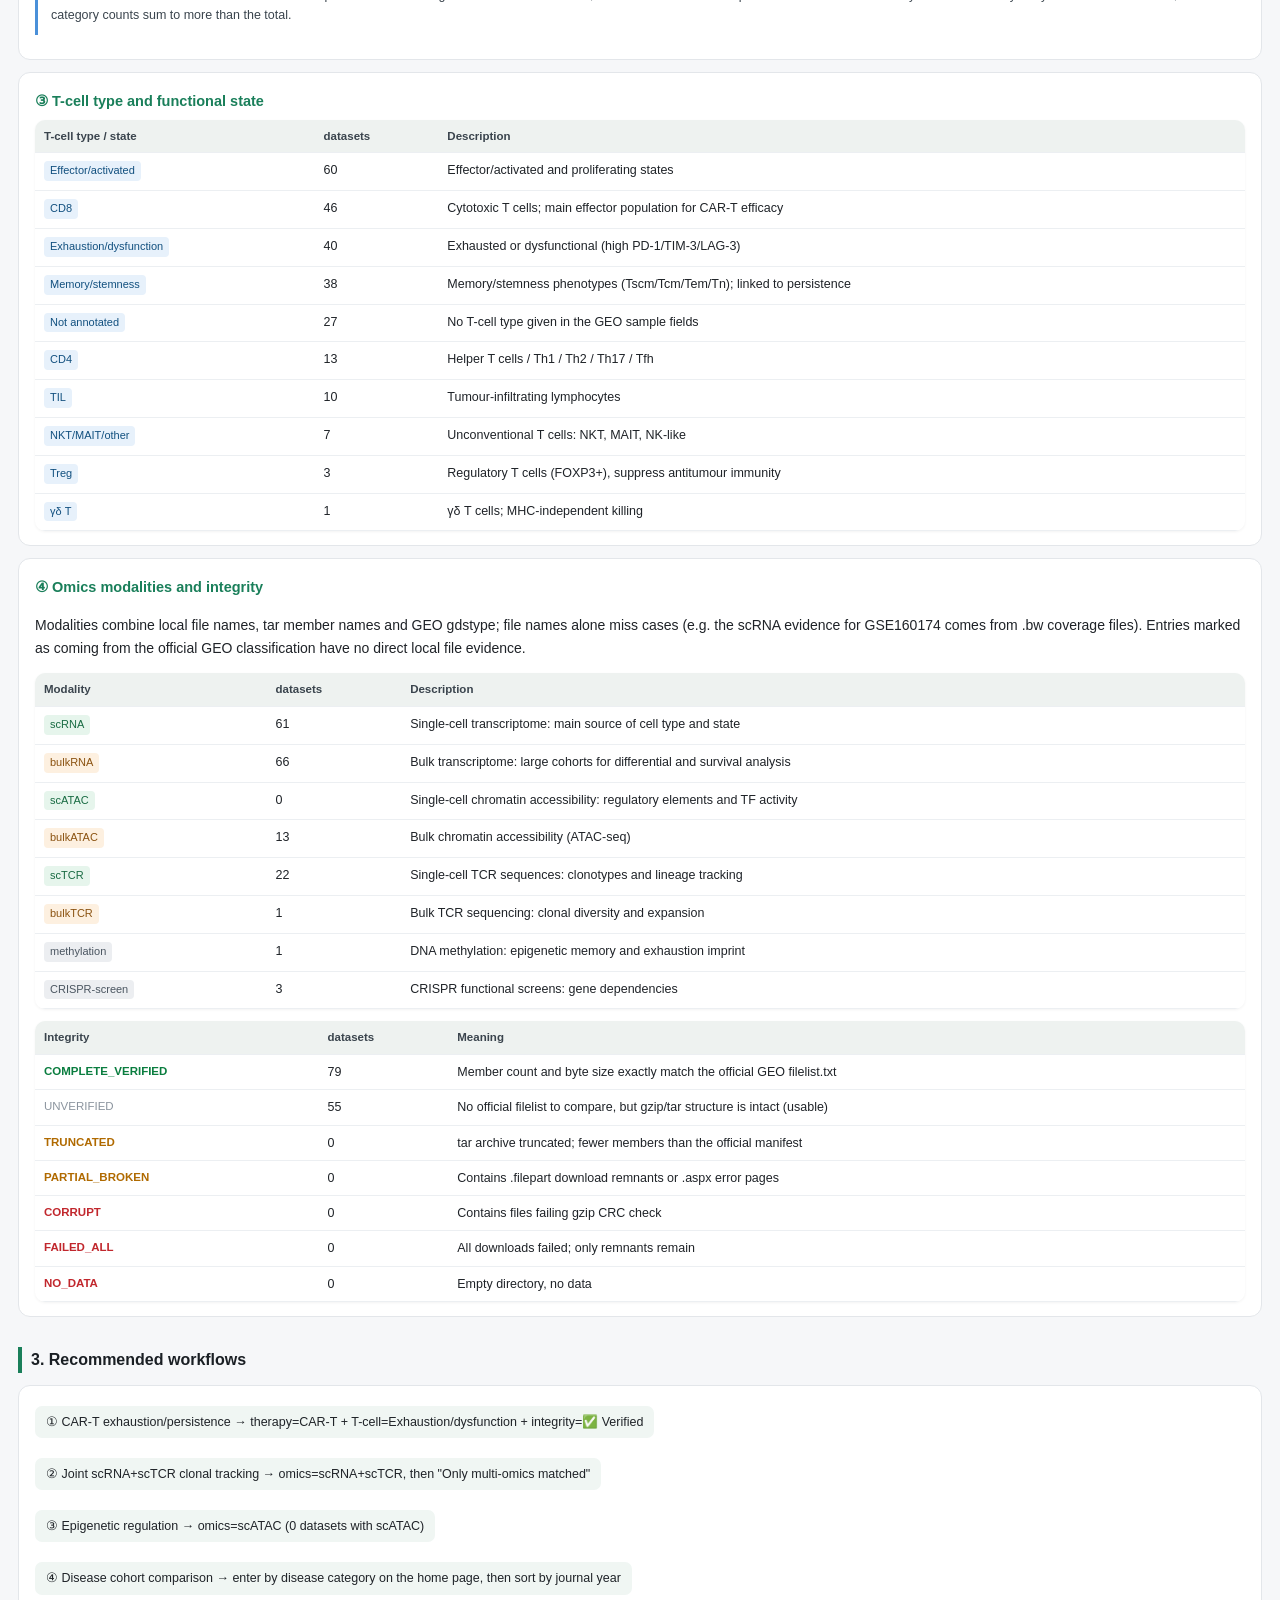
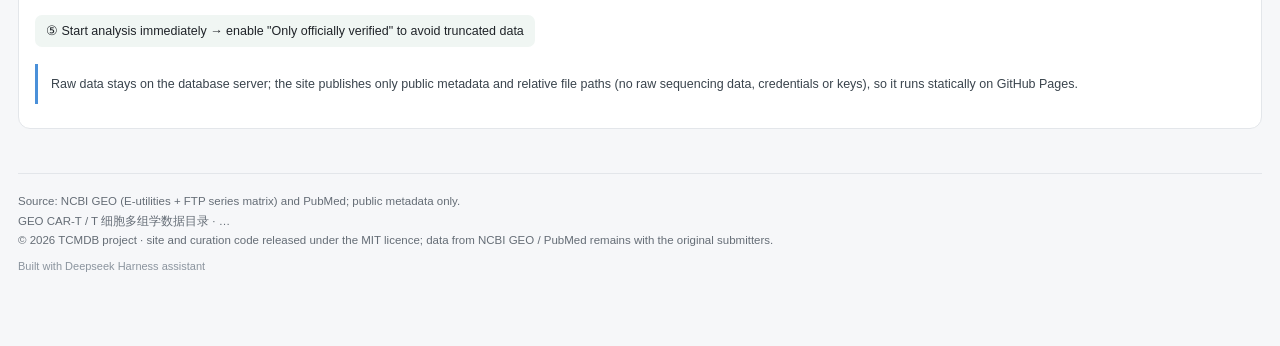
<file: guideline.html>
<!DOCTYPE html>
<html lang="zh-CN" data-base="." data-page="guideline" data-title-zh="数据库关系与判定指南" data-title-en="Database relations and methods">
<head>
<meta charset="utf-8">
<meta name="viewport" content="width=device-width,initial-scale=1">
<meta name="description" content="GEO CAR-T / T 细胞多组学数据目录">
<meta name="generator" content="DSH static site builder · Built with Deepseek Harness assistant">
<title>数据库关系与判定指南</title>
<link rel="icon" href="./assets/icons/sprite.svg" type="image/svg+xml">
<link rel="stylesheet" href="./assets/app.css">
</head>
<body>
<svg xmlns="http://www.w3.org/2000/svg" style="display:none" aria-hidden="true">
  <!-- 疾病类别图标 sprite：由 make_icons.py 生成，颜色随 currentColor -->
  <symbol id="ic-b-cell-lymphoma" viewBox="0 0 48 48" fill="none" stroke="currentColor"
          stroke-width="2" stroke-linecap="round" stroke-linejoin="round"><circle cx="21" cy="25.5" r="11"/><path d="M21 17v17M18 19h6M18 32h6"/><path d="M27 14l1.9 3.9 4.3.6-3.1 3 .7 4.3-3.8-2-3.8 2 .7-4.3-3.1-3 4.3-.6z"/></symbol>
  <symbol id="ic-multiple-myeloma" viewBox="0 0 48 48" fill="none" stroke="currentColor"
          stroke-width="2" stroke-linecap="round" stroke-linejoin="round"><path d="M24 5.5c5.7 0 10 3.4 10 7.6v3.4c0 4.6-2.1 8.2-5.4 10.4"/><path d="M24 5.5c-5.7 0-10 3.4-10 7.6v3.4c0 4.6 2.1 8.2 5.4 10.4"/><ellipse cx="24" cy="16.5" rx="10" ry="4.2"/><circle cx="20" cy="34.5" r="3.4"/><circle cx="28.5" cy="34.5" r="3.4"/><circle cx="24.3" cy="40" r="3.4"/></symbol>
  <symbol id="ic-leukemia" viewBox="0 0 48 48" fill="none" stroke="currentColor"
          stroke-width="2" stroke-linecap="round" stroke-linejoin="round"><rect x="5.5" y="13.5" width="37" height="21" rx="5"/><path d="M5.5 24h11l3-5.5 4.5 11 3-5.5h15.5"/><circle cx="38" cy="18.5" r="2.6"/><circle cx="12" cy="30" r="2.6"/></symbol>
  <symbol id="ic-t-cell-lymphoma" viewBox="0 0 48 48" fill="none" stroke="currentColor"
          stroke-width="2" stroke-linecap="round" stroke-linejoin="round"><circle cx="20" cy="26" r="11.5"/><path d="M14 27c1.4 2.6 3.6 4.3 6 4.8 2.4-.5 4.6-2.2 6-4.8"/><path d="M13 32.5h14"/><path d="M37.5 6.5l-7 11M41 10.5l-8 4"/><circle cx="39" cy="8" r="2.5"/></symbol>
  <symbol id="ic-glioblastoma" viewBox="0 0 48 48" fill="none" stroke="currentColor"
          stroke-width="2" stroke-linecap="round" stroke-linejoin="round"><path d="M24 6.5c9.4 0 17 6.6 17 14.7 0 5.3-3 9.9-7.8 12.5l-.9 7.8-6.3-4-3 4-6.4-4-3 4-.8-7.6C7.9 31.3 7 26.8 7 21.2 7 13.1 14.6 6.5 24 6.5Z"/><circle cx="24" cy="20" r="5.6"/><path d="M24 9.6v4.8M24 25.6v4.6M11.6 20h4.8M31.6 20h4.8M15 11.5l3.4 3.4M33 11.5l-3.4 3.4M15.6 28.6l3.1-3.1M32.4 28.6l-3.1-3.1"/></symbol>
  <symbol id="ic-pediatric-cns" viewBox="0 0 48 48" fill="none" stroke="currentColor"
          stroke-width="2" stroke-linecap="round" stroke-linejoin="round"><circle cx="22" cy="21" r="11.5"/><path d="M34 20c0 2.5-.6 4-1.8 6.2"/><path d="M22 9c-3.2 7.4-3.2 16.2 0 23.6M10.5 21h23"/><path d="M15.5 33.5h9"/><circle cx="36.5" cy="33" r="4.2"/><circle cx="36.5" cy="33" r="1.3"/></symbol>
  <symbol id="ic-solid-tumor" viewBox="0 0 48 48" fill="none" stroke="currentColor"
          stroke-width="2" stroke-linecap="round" stroke-linejoin="round"><path d="M24 6.5c6.4 0 10.5 4.1 10.5 9.6 0 4.1-2.3 7.1-5.7 8.7 5.9 1.4 9.7 5.3 9.7 10.6H9.5c0-5.3 3.8-9.2 9.7-10.6-3.4-1.6-5.7-4.6-5.7-8.7C13.5 10.6 17.6 6.5 24 6.5Z"/><circle cx="24" cy="16" r="3.6"/><path d="M16 41.5h16"/></symbol>
  <symbol id="ic-autoimmune-gvhd" viewBox="0 0 48 48" fill="none" stroke="currentColor"
          stroke-width="2" stroke-linecap="round" stroke-linejoin="round"><path d="M24 5.5l5.7 3.3-.5 6.3 4.8 4-3.4 5.3 1.7 6.1-6 2-1.5 6.1h-1.6l-1.5-6.1-6-2 1.7-6.1-3.4-5.3 4.8-4-.5-6.3z"/><path d="M24 10.5v15"/><path d="M19 12.5l5 4.5 5-4.5"/></symbol>
  <symbol id="ic-infection-virus" viewBox="0 0 48 48" fill="none" stroke="currentColor"
          stroke-width="2" stroke-linecap="round" stroke-linejoin="round"><circle cx="24" cy="18.5" r="10"/><path d="M24 5.5v3M24 28.5v3M11 18.5h3M34 18.5h3M14.8 9.3l2.1 2.1M31.1 25.6l2.1 2.1M33.2 9.3l-2.1 2.1M16.9 25.6l-2.1 2.1"/><circle cx="20.5" cy="17.5" r="1.4"/><circle cx="27.5" cy="17.5" r="1.4"/><path d="M20.5 22.5c1.2 1 2.3 1.4 3.5 1.4s2.3-.4 3.5-1.4"/><path d="M12 39c2.5-3.4 5.7-5.1 9.6-5.1 2.6 0 4.5-1.2 5.7-3.6"/></symbol>
  <symbol id="ic-healthy-donor" viewBox="0 0 48 48" fill="none" stroke="currentColor"
          stroke-width="2" stroke-linecap="round" stroke-linejoin="round"><circle cx="24" cy="14" r="7.5"/><path d="M10.5 42c0-7.5 6-12.5 13.5-12.5S37.5 34.5 37.5 42"/><path d="M38.5 9.5l3.2 3.2 6-6"/></symbol>
  <symbol id="ic-in-vitro" viewBox="0 0 48 48" fill="none" stroke="currentColor"
          stroke-width="2" stroke-linecap="round" stroke-linejoin="round"><circle cx="13" cy="12" r="5"/><circle cx="24" cy="12" r="5"/><circle cx="35" cy="12" r="5"/><circle cx="13" cy="23" r="5"/><circle cx="24" cy="23" r="5"/><circle cx="35" cy="23" r="5"/><circle cx="13" cy="34" r="5"/><circle cx="24" cy="34" r="5"/><circle cx="35" cy="34" r="2.6"/></symbol>
</svg>

<header class="top"><div class="topin">
  <a class="brand" href="index.html"><span class="mk">T</span><span>T 细胞多组学数据库<small>GEO CAR-T / T 细胞多组学数据目录</small></span></a>
  <nav class="main"><a data-nav="home" href="index.html" data-i18n="nav_home">首页</a><a data-nav="catalog" href="catalog.html" data-i18n="nav_catalog">数据集目录</a><a data-nav="guideline" href="guideline.html" data-i18n="nav_guideline">关联与判定指南</a></nav>
  <span class="spacer"></span>
  <div class="searchbox">
    <input id="q-global" type="search" autocomplete="off" placeholder="搜索 GSE / 标题 / 疾病 / 期刊 / 作者…" aria-label="search">
    <div class="sres" id="q-global-res" role="listbox"></div>
  </div>
  <div class="langsw" role="group" aria-label="language">
    <button data-lang="zh" type="button">中文</button><button data-lang="en" type="button">EN</button>
  </div>
</div></header>
<main class="wrap">
<h1 data-i18n="page_guideline">数据库关系与判定指南</h1>
<div class="sub"><span id="meta-line">…</span></div>
<div id="gl"><div class="loading">loading…</div></div>


<footer class="foot">
  <div data-i18n="footer_src">数据来源：NCBI GEO（E-utilities + FTP series matrix）与 PubMed 官方记录；仅收录公开元数据。</div>
  <div>GEO CAR-T / T 细胞多组学数据目录 · <span id="meta-line">…</span></div>
  <div data-i18n="footer_copy">© 2026 TCMDB 项目 · 网站与整理代码以 MIT 许可发布；数据来自 NCBI GEO / PubMed，版权归原数据方。</div>
  <div class="built">Built with Deepseek Harness assistant</div>
</footer>
</main>
<script id="dsh-manifest" type="application/json">{"meta":{"generated":"2026-10-13","repo":"tcell-multiomics-db","raw_base":"","n_ds":134,"n_samples":3298,"bytes":166768927137,"tb":0.152,"gb":155.3,"n_verified":79,"n_issue":0,"n_matched":25,"n_pub":111,"n_files":611,"n_tarmem":2659,"n_local":133,"n_bad_gz":0,"source":"NCBI GEO（E-utilities + FTP series matrix）+ PubMed 官方记录","mod_keys":["scRNA","bulkRNA","scATAC","bulkATAC","scTCR","bulkTCR","methylation","CRISPR-screen"]},"th_label":{"CAR-T":{"zh":"CAR-T","en":"CAR-T"},"CAR-T+内源T(混合)":{"zh":"CAR-T+内源T(混合)","en":"CAR-T + endogenous T (mixed)"},"内源T":{"zh":"内源T","en":"Endogenous T"},"TCR-T/工程化T":{"zh":"TCR-T/工程化T","en":"TCR-T / engineered T"},"非T细胞/对照":{"zh":"非T细胞/对照","en":"Non-T / control"},"未明确":{"zh":"未明确","en":"Unclassified"}},"tct_label":{"CD8":{"zh":"CD8","en":"CD8"},"CD4":{"zh":"CD4","en":"CD4"},"Treg":{"zh":"Treg","en":"Treg"},"γδT":{"zh":"γδT","en":"γδ T"},"TIL":{"zh":"TIL","en":"TIL"},"记忆/干性":{"zh":"记忆/干性","en":"Memory/stemness"},"耗竭/功能障碍":{"zh":"耗竭/功能障碍","en":"Exhaustion/dysfunction"},"效应/活化":{"zh":"效应/活化","en":"Effector/activated"},"NKT/MAIT/其他":{"zh":"NKT/MAIT/其他","en":"NKT/MAIT/other"},"未标注":{"zh":"未标注","en":"Not annotated"}},"tct_desc":{"CD8":{"zh":"细胞毒性 T 细胞，CAR-T 疗效主效应细胞","en":"Cytotoxic T cells; main effector population for CAR-T efficacy"},"CD4":{"zh":"辅助性 T 细胞 / Th1 / Th2 / Th17 / Tfh","en":"Helper T cells / Th1 / Th2 / Th17 / Tfh"},"Treg":{"zh":"调节性 T 细胞（FOXP3+），抑制抗肿瘤免疫","en":"Regulatory T cells (FOXP3+), suppress antitumour immunity"},"γδT":{"zh":"γδ T 细胞，MHC 非依赖杀伤","en":"γδ T cells; MHC-independent killing"},"TIL":{"zh":"肿瘤浸润淋巴细胞","en":"Tumour-infiltrating lymphocytes"},"记忆/干性":{"zh":"记忆/干性表型（Tscm/Tcm/Tem/Tn），与持久性相关","en":"Memory/stemness phenotypes (Tscm/Tcm/Tem/Tn); linked to persistence"},"耗竭/功能障碍":{"zh":"耗竭或功能失调（PD-1/TIM-3/LAG-3 高表达）","en":"Exhausted or dysfunctional (high PD-1/TIM-3/LAG-3)"},"效应/活化":{"zh":"效应或活化状态、增殖","en":"Effector/activated and proliferating states"},"NKT/MAIT/其他":{"zh":"NKT、MAIT、NK 样等非常规 T 细胞","en":"Unconventional T cells: NKT, MAIT, NK-like"},"未标注":{"zh":"GEO 样本字段未给出 T 细胞类型","en":"No T-cell type given in the GEO sample fields"}},"mod_label":{"scRNA":{"zh":"scRNA","en":"scRNA"},"bulkRNA":{"zh":"bulkRNA","en":"bulkRNA"},"scATAC":{"zh":"scATAC","en":"scATAC"},"bulkATAC":{"zh":"bulkATAC","en":"bulkATAC"},"scTCR":{"zh":"scTCR","en":"scTCR"},"bulkTCR":{"zh":"bulkTCR","en":"bulkTCR"},"methylation":{"zh":"methylation","en":"methylation"},"CRISPR-screen":{"zh":"CRISPR-screen","en":"CRISPR-screen"}},"mod_desc":{"scRNA":{"zh":"单细胞转录组：细胞类型与状态的主要来源","en":"Single-cell transcriptome: main source of cell type and state"},"bulkRNA":{"zh":"批量转录组：队列规模大、可做差异与预后分析","en":"Bulk transcriptome: large cohorts for differential and survival analysis"},"scATAC":{"zh":"单细胞染色质可及性：调控元件与转录因子活性","en":"Single-cell chromatin accessibility: regulatory elements and TF activity"},"bulkATAC":{"zh":"批量染色质可及性（ATAC-seq）","en":"Bulk chromatin accessibility (ATAC-seq)"},"scTCR":{"zh":"单细胞 TCR 序列：克隆型与谱系追踪","en":"Single-cell TCR sequences: clonotypes and lineage tracking"},"bulkTCR":{"zh":"批量 TCR 测序：克隆多样性与扩增","en":"Bulk TCR sequencing: clonal diversity and expansion"},"methylation":{"zh":"DNA 甲基化：表观记忆与耗竭印记","en":"DNA methylation: epigenetic memory and exhaustion imprint"},"CRISPR-screen":{"zh":"CRISPR 功能筛选：基因依赖性","en":"CRISPR functional screens: gene dependencies"}},"ig_label":{"COMPLETE_VERIFIED":{"zh":"✅ 已验证","en":"✅ Verified"},"UNVERIFIED":{"zh":"◻︎ 未对照","en":"◻︎ Unchecked"},"TRUNCATED":{"zh":"⚠️ 截断","en":"⚠️ Truncated"},"PARTIAL_BROKEN":{"zh":"⚠️ 部分损坏","en":"⚠️ Partly broken"},"CORRUPT":{"zh":"❌ 损坏","en":"❌ Corrupt"},"FAILED_ALL":{"zh":"❌ 全部失败","en":"❌ All failed"},"NO_DATA":{"zh":"❌ 无数据","en":"❌ No data"}},"ig_desc":{"COMPLETE_VERIFIED":{"zh":"GEO 官方 filelist.txt 的成员数与字节数完全匹配，可放心使用","en":"Member count and byte size exactly match the official GEO filelist.txt"},"UNVERIFIED":{"zh":"无官方 filelist 可对照，但 gzip/tar 结构正常（实际可用）","en":"No official filelist to compare, but gzip/tar structure is intact (usable)"},"TRUNCATED":{"zh":"tar 包被截断，成员数少于官方清单","en":"tar archive truncated; fewer members than the official manifest"},"PARTIAL_BROKEN":{"zh":"含 .filepart（下载残片）或 .aspx（网页错误页）文件","en":"Contains .filepart download remnants or .aspx error pages"},"CORRUPT":{"zh":"含 gzip CRC 校验失败文件","en":"Contains files failing gzip CRC check"},"FAILED_ALL":{"zh":"全部文件下载失败，仅存残片","en":"All downloads failed; only remnants remain"},"NO_DATA":{"zh":"目录为空，无任何数据","en":"Empty directory, no data"}},"cat_label":{"B细胞淋巴瘤":{"zh":"B 细胞淋巴瘤","en":"B-cell lymphoma"},"多发性骨髓瘤 MM":{"zh":"多发性骨髓瘤 MM","en":"Multiple myeloma (MM)"},"白血病 ALL/CLL/AML":{"zh":"白血病 ALL/CLL/AML","en":"Leukemia (ALL/CLL/AML)"},"T细胞淋巴瘤/白血病":{"zh":"T 细胞淋巴瘤/白血病","en":"T-cell lymphoma/leukemia"},"胶质母细胞瘤 GBM":{"zh":"胶质母细胞瘤 GBM","en":"Glioblastoma (GBM)"},"儿童/中枢神经系统肿瘤":{"zh":"儿童/中枢神经系统肿瘤","en":"Pediatric / CNS tumours"},"其他实体瘤":{"zh":"其他实体瘤","en":"Other solid tumours"},"自身免疫/GVHD":{"zh":"自身免疫/GVHD","en":"Autoimmunity / GVHD"},"感染/病毒":{"zh":"感染/病毒","en":"Infection / virus"},"健康供者/基础":{"zh":"健康供者/基础","en":"Healthy donors / baseline"},"基础/体外研究":{"zh":"基础/体外研究","en":"Basic / in vitro"}},"cat_slug":{"B细胞淋巴瘤":"c01","多发性骨髓瘤 MM":"c02","白血病 ALL/CLL/AML":"c03","T细胞淋巴瘤/白血病":"c04","胶质母细胞瘤 GBM":"c05","儿童/中枢神经系统肿瘤":"c06","其他实体瘤":"c07","自身免疫/GVHD":"c08","感染/病毒":"c09","健康供者/基础":"c10","基础/体外研究":"c11"},"page_cat":{"B细胞淋巴瘤":"pages/c01.html","多发性骨髓瘤 MM":"pages/c02.html","白血病 ALL/CLL/AML":"pages/c03.html","T细胞淋巴瘤/白血病":"pages/c04.html","胶质母细胞瘤 GBM":"pages/c05.html","儿童/中枢神经系统肿瘤":"pages/c06.html","其他实体瘤":"pages/c07.html","自身免疫/GVHD":"pages/c08.html","感染/病毒":"pages/c09.html","健康供者/基础":"pages/c10.html","基础/体外研究":"pages/c11.html"},"cat_meta":{"B细胞淋巴瘤":{"icon":"b-cell-lymphoma","color":"#2E6FB7","zh":"B 细胞淋巴瘤","en":"B-cell lymphoma","name_zh":"B 细胞淋巴瘤","name_en":"B-cell lymphoma","desc_zh":"DLBCL、FL、MCL、PMBCL 等 B 细胞来源淋巴瘤，CAR-T 疗效与耗竭机制研究最集中的疾病方向。","desc_en":"B-cell derived lymphomas (DLBCL, FL, MCL, PMBCL); the densest focus for CAR-T efficacy and exhaustion studies."},"多发性骨髓瘤 MM":{"icon":"multiple-myeloma","color":"#7A5AA8","zh":"多发性骨髓瘤 MM","en":"Multiple myeloma (MM)","name_zh":"多发性骨髓瘤 MM","name_en":"Multiple myeloma (MM)","desc_zh":"骨髓浆细胞肿瘤，BCMA 靶向 CAR-T 的主要适应症，含单细胞与 TCR 克隆追踪数据。","desc_en":"Plasma-cell malignancy in bone marrow; the main indication for BCMA-directed CAR-T, with single-cell and TCR clonotype tracking data."},"白血病 ALL/CLL/AML":{"icon":"leukemia","color":"#0F8A6A","zh":"白血病 ALL/CLL/AML","en":"Leukemia (ALL/CLL/AML)","name_zh":"白血病 ALL/CLL/AML","name_en":"Leukemia (ALL/CLL/AML)","desc_zh":"急性淋巴细胞白血病、慢性淋巴细胞白血病与急性髓系白血病，含 CD19/CD22 靶向治疗与复发机制研究。","desc_en":"Acute lymphoblastic, chronic lymphocytic and acute myeloid leukemia, including CD19/CD22-directed therapy and relapse mechanisms."},"T细胞淋巴瘤/白血病":{"icon":"t-cell-lymphoma","color":"#A8577A","zh":"T 细胞淋巴瘤/白血病","en":"T-cell lymphoma/leukemia","name_zh":"T 细胞淋巴瘤/白血病","name_en":"T-cell lymphoma/leukemia","desc_zh":"T 细胞自身来源的淋巴增殖性疾病，含肿瘤性 T 细胞单细胞图谱，样本量小、属稀缺方向。","desc_en":"Lymphoproliferative disease of T-cell origin with malignant T-cell single-cell profiles; small but scarce cohorts."},"胶质母细胞瘤 GBM":{"icon":"glioblastoma","color":"#B4632E","zh":"胶质母细胞瘤 GBM","en":"Glioblastoma (GBM)","name_zh":"胶质母细胞瘤 GBM","name_en":"Glioblastoma (GBM)","desc_zh":"中枢神经系统高级别胶质瘤，实体瘤 CAR-T 的主要难点方向，含 bulk 与单细胞、CRISPR 筛选。","desc_en":"High-grade glioma of the CNS; a key hard target for solid-tumour CAR-T, with bulk/single-cell and CRISPR-screen data."},"儿童/中枢神经系统肿瘤":{"icon":"pediatric-cns","color":"#C2803A","zh":"儿童/中枢神经系统肿瘤","en":"Pediatric / CNS tumours","name_zh":"儿童/中枢神经系统肿瘤","name_en":"Pediatric / CNS tumours","desc_zh":"儿童患者与中枢神经系统肿瘤（含 DIPG、髓母细胞瘤等），多与 GBM、实体瘤标签共现。","desc_en":"Paediatric patients and CNS tumours (incl. DIPG, medulloblastoma), frequently co-tagged with GBM and solid tumours."},"其他实体瘤":{"icon":"solid-tumor","color":"#4A7C59","zh":"其他实体瘤","en":"Other solid tumours","name_zh":"其他实体瘤","name_en":"Other solid tumours","desc_zh":"胰腺癌、肝癌、胃癌、乳腺癌等未单独成类的实体瘤，以肿瘤浸润 T 细胞与微环境研究为主。","desc_en":"Pancreatic, liver, gastric, breast and other solid tumours not forming their own class; mostly tumour-infiltrating T cell and microenvironment studies."},"自身免疫/GVHD":{"icon":"autoimmune-gvhd","color":"#0D7C8C","zh":"自身免疫/GVHD","en":"Autoimmunity / GVHD","name_zh":"自身免疫/GVHD","name_en":"Autoimmunity / GVHD","desc_zh":"自身免疫病与移植物抗宿主病（GVHD），关注免疫耐受失衡与异体 T 细胞反应。","desc_en":"Autoimmune disease and graft-versus-host disease (GVHD), focused on loss of tolerance and allogeneic T-cell responses."},"感染/病毒":{"icon":"infection-virus","color":"#B03A3A","zh":"感染/病毒","en":"Infection / virus","name_zh":"感染/病毒","name_en":"Infection / virus","desc_zh":"病毒感染背景下的 T 细胞应答（含病毒特异性 T 细胞），规模较小但对照价值明确。","desc_en":"T-cell responses in viral infection (incl. virus-specific T cells); small in scale but valuable as controls."},"健康供者/基础":{"icon":"healthy-donor","color":"#3F7FA6","zh":"健康供者/基础","en":"Healthy donors / baseline","name_zh":"健康供者/基础","name_en":"Healthy donors / baseline","desc_zh":"健康供者样本与未治疗基线，多为配对设计中的对照臂，适合做参照与正常范围界定。","desc_en":"Healthy-donor samples and treatment-naive baselines, mostly control arms in paired designs for reference ranges."},"基础/体外研究":{"icon":"in-vitro","color":"#6B7A8F","zh":"基础/体外研究","en":"Basic / in vitro","name_zh":"基础/体外研究","name_en":"Basic / in vitro","desc_zh":"无患者疾病背景的体外与机制研究（CAR 结构、培养条件、基因敲除等），适合分子机制对比而非队列分析。","desc_en":"In vitro and mechanistic studies without patient disease background (CAR construct, culture conditions, gene knockout); suited to mechanism comparison rather than cohort analysis."}},"keys":["COMPLETE_VERIFIED","UNVERIFIED","TRUNCATED","PARTIAL_BROKEN","CORRUPT","FAILED_ALL","NO_DATA"],"mod_keys":["scRNA","bulkRNA","scATAC","bulkATAC","scTCR","bulkTCR","methylation","CRISPR-screen"],"dl_stats":{"n":133,"verified":130,"partial":0,"unavailable":3,"sra_available":104,"n_files":410,"n_files_exact":410,"n_files_approx":0,"bytes":152886048430,"sra_bytes":18648759533568,"n_local_checked":0,"sra_with_size":104}}</script>
<script id="dsh-i18n" type="application/json">{"site_name":{"zh":"T 细胞多组学数据库","en":"T-cell Multi-omics Database"},"site_sub":{"zh":"GEO CAR-T / T 细胞多组学数据目录","en":"GEO CAR-T / T-cell multi-omics catalogue"},"nav_home":{"zh":"首页","en":"Home"},"nav_catalog":{"zh":"数据集目录","en":"Catalog"},"nav_guideline":{"zh":"关联与判定指南","en":"Relations & methods"},"search_ph":{"zh":"搜索 GSE / 标题 / 疾病 / 期刊 / 作者…","en":"Search GSE / title / disease / journal / author…"},"search_hint":{"zh":"输入关键词后回车查看全部结果","en":"Press Enter to see all results"},"search_none":{"zh":"无匹配数据集","en":"No matching dataset"},"search_results":{"zh":"条匹配","en":"matches"},"search_enter":{"zh":"在目录中查看全部","en":"View all in catalog"},"lang":{"zh":"中文","en":"EN"},"browse_disease":{"zh":"按疾病类别浏览","en":"Browse by disease category"},"disease_intro":{"zh":"一级导航即数据库中的疾病类别，逐类列出可核对的临床、组学类型与数量。","en":"Primary navigation lists the disease categories actually present in the database, each with verifiable clinical and omics counts."},"datasets":{"zh":"数据集","en":"datasets"},"samples":{"zh":"样本","en":"samples"},"open_category":{"zh":"进入该类别","en":"Open category"},"filter":{"zh":"筛选","en":"Filter"},"reset":{"zh":"✕ 重置全部","en":"✕ Reset all"},"only_matched":{"zh":"仅 T 细胞多组学配套","en":"Only multi-omics matched"},"only_verified":{"zh":"仅官方校验通过","en":"Only officially verified"},"hits":{"zh":"命中","en":"Matched"},"of_total":{"zh":"个数据集 / 共","en":"datasets / of"},"total_size":{"zh":"合计","en":"total"},"back_home":{"zh":"← 返回首页","en":"← Back to home"},"back_cat":{"zh":"← 返回类别","en":"← Back to category"},"related":{"zh":"关联记录","en":"Related records"},"catalog_hint":{"zh":"目录中的每条记录均给出 GEO 原始链接、PubMed 文献链接与本地文件清单。","en":"Every catalog record links to its GEO entry, PubMed record and local file manifest."},"files":{"zh":"本地文件","en":"Local files"},"files_btn":{"zh":"查看文件清单","en":"Show file manifest"},"files_none":{"zh":"该数据集在本地无已下载文件","en":"No local files downloaded for this dataset"},"geo_link":{"zh":"GEO 原始页面","en":"GEO record"},"pubmed_link":{"zh":"PubMed 文献","en":"PubMed"},"footer_copy":{"zh":"© 2026 TCMDB 项目 · 网站与整理代码以 MIT 许可发布；数据来自 NCBI GEO / PubMed，版权归原数据方。","en":"© 2026 TCMDB project · site and curation code released under the MIT licence; data from NCBI GEO / PubMed remains with the original submitters."},"footer_built":{"zh":"Built with Deepseek Harness assistant","en":"Built with Deepseek Harness assistant"},"footer_src":{"zh":"数据来源：NCBI GEO（E-utilities + FTP series matrix）与 PubMed 官方记录；仅收录公开元数据。","en":"Source: NCBI GEO (E-utilities + FTP series matrix) and PubMed; public metadata only."},"updated":{"zh":"更新于","en":"Updated"},"all_cats":{"zh":"全部疾病类别","en":"All disease categories"},"stat_ds":{"zh":"数据集总数","en":"Datasets"},"stat_bytes":{"zh":"数据总量","en":"Total size"},"stat_verified":{"zh":"官方校验通过","en":"Officially verified"},"stat_matched":{"zh":"多组学配套","en":"Multi-omics matched"},"stat_pub":{"zh":"已发表文献","en":"Published"},"stat_samples":{"zh":"样本总数","en":"Samples"},"stat_cats":{"zh":"疾病类别","en":"Disease categories"},"omics_profile":{"zh":"组学类型分布","en":"Omics profile"},"therapy_profile":{"zh":"治疗类型分布","en":"Therapy profile"},"years":{"zh":"数据发布年份","en":"GEO release years"},"cat_intro":{"zh":"类别说明","en":"About this category"},"datasets_in":{"zh":"该类别数据集","en":"Datasets in this category"},"cols":{"zh":["GSE","标题","治疗类型","疾病","T细胞类型/状态","组学","期刊 (年)","第一作者","贡献者(Submitter)","样本","大小","完整性"],"en":["GSE","Title","Therapy","Disease","T-cell type / state","Omics","Journal (year)","First author","Submitter","Samples","Size","Integrity"]},"h1_home":{"zh":"GEO CAR-T / T 细胞多组学数据库","en":"GEO CAR-T / T-cell multi-omics database"},"select_page":{"zh":"选择当前筛选结果","en":"Select current filter results"},"col_sel":{"zh":"勾选后生成下载脚本","en":"Tick to include in the download script"},"dl_tip":{"zh":"勾选数据集后点「生成下载脚本」，核对清单再下载 .sh；浏览器不会执行下载。","en":"Tick datasets, click \"Generate download script\", review the list, then download the .sh; the browser performs no download."},"dl_verified":{"zh":"个已核实可下载","en":"verified downloadable"},"dl_checked":{"zh":"个已核实数据集","en":"datasets checked"},"na":{"zh":"未判定","en":"n/a"},"none":{"zh":"","en":""},"f_therapy":{"zh":"治疗类型","en":"Therapy"},"col_acc":{"zh":"GSE","en":"GSE"},"col_title":{"zh":"标题","en":"Title"},"col_th":{"zh":"治疗类型","en":"Therapy"},"col_dis":{"zh":"疾病","en":"Disease"},"col_tct":{"zh":"T细胞类型/状态","en":"T-cell type / state"},"col_mo":{"zh":"组学","en":"Omics"},"col_journal":{"zh":"期刊 (年)","en":"Journal (year)"},"col_au":{"zh":"第一作者","en":"First author"},"col_ct":{"zh":"贡献者(Submitter)","en":"Submitter"},"col_ns":{"zh":"样本","en":"Samples"},"col_size":{"zh":"大小","en":"Size"},"col_ig":{"zh":"完整性","en":"Integrity"},"all":{"zh":"全部","en":"All"},"f_disease":{"zh":"疾病","en":"Disease"},"f_omics":{"zh":"组学","en":"Omics"},"f_integrity":{"zh":"完整性","en":"Integrity"},"f_tct":{"zh":"T细胞类型/状态","en":"T-cell type/state"},"f_evidence":{"zh":"判定依据","en":"Evidence"},"page_catalog":{"zh":"数据集目录","en":"Dataset catalog"},"page_guideline":{"zh":"数据库关系与判定指南","en":"Database relations and methods"},"site_title":{"zh":"GEO CAR-T / T 细胞多组学数据库","en":"GEO CAR-T / T-cell multi-omics database"},"related_hint":{"zh":"同一数据集常被多个疾病标签覆盖，跨类别查询请用全局搜索或目录页筛选。","en":"A dataset often carries several disease labels; use global search or catalog filters to cross categories."}}</script>

<script src="./assets/site.js"></script>
<script src="./assets/downloads.js"></script>
</body></html>
</file>
<file: assets/app.css>
/* T 细胞多组学数据库 · 公共样式（生物医学数据库风格，桌面 / 移动端自适应） */
:root{
  --bg:#f6f7f9; --panel:#fff; --line:#e3e6ea; --line2:#eceff2;
  --ink:#1f2328; --ink2:#3a444d; --mut:#656d76; --mut2:#8b949e;
  --acc:#1a7f5a; --acc2:#12507f; --blue:#0a6cbb;
  --ok:#0a7d3f; --warn:#b06a00; --bad:#c1272d;
  --r:10px; --sh:0 1px 3px #0000000d;
}
*{box-sizing:border-box}
html{-webkit-text-size-adjust:100%}
body{font:14px/1.62 -apple-system,BlinkMacSystemFont,"Segoe UI","PingFang SC","Hiragino Sans GB","Microsoft YaHei",sans-serif;
  margin:0;background:var(--bg);color:var(--ink)}
a{color:var(--blue);text-decoration:none}
a:hover{text-decoration:underline}
code{background:#eef1f4;padding:1px 5px;border-radius:4px;font-size:12px;font-family:ui-monospace,Menlo,Consolas,monospace}
.wrap{max-width:1280px;margin:0 auto;padding:24px 18px 64px}
h1{font-size:22px;margin:0 0 8px;line-height:1.35}
h2{font-size:16px;margin:30px 0 10px;padding-left:9px;border-left:4px solid var(--acc);color:#1a1f24}
h3{font-size:14px;margin:18px 0 6px;color:var(--ink2)}
.sub{color:var(--mut);font-size:12.5px}
.mono{font-family:ui-monospace,Menlo,Consolas,monospace}

/* ---------- 顶部导航 ---------- */
header.top{position:sticky;top:0;z-index:40;background:#fffffff2;backdrop-filter:blur(8px);border-bottom:1px solid var(--line)}
.topin{max-width:1280px;margin:0 auto;padding:9px 18px;display:flex;align-items:center;gap:14px;flex-wrap:wrap}
.brand{display:flex;align-items:center;gap:9px;font-weight:700;font-size:14.5px;color:var(--ink);white-space:nowrap}
.brand:hover{text-decoration:none}
.brand .mk{width:28px;height:28px;border-radius:8px;background:linear-gradient(140deg,#1a7f5a,#0a6cbb);
  display:flex;align-items:center;justify-content:center;color:#fff;font-size:13px;font-weight:700}
.brand small{display:block;font-weight:400;font-size:10.5px;color:var(--mut2);letter-spacing:.2px}
nav.main{display:flex;gap:4px;flex-wrap:wrap}
nav.main a{padding:5px 10px;border-radius:7px;font-size:13px;color:var(--ink2)}
nav.main a:hover{background:#eef2f0;text-decoration:none}
nav.main a.on{background:#e6f5ec;color:#186b42;font-weight:600}
.spacer{flex:1}
.langsw{display:flex;border:1px solid var(--line);border-radius:8px;overflow:hidden}
.langsw button{border:0;background:#fff;padding:5px 11px;font-size:12.5px;cursor:pointer;color:var(--ink2);font-family:inherit}
.langsw button.on{background:var(--acc);color:#fff;font-weight:600}

/* 全局搜索 */
.searchbox{position:relative;flex:1 1 220px;max-width:380px;min-width:170px}
.searchbox input{width:100%;border:1px solid var(--line);border-radius:8px;padding:7px 10px;font-size:13px;font-family:inherit;background:#fff}
.searchbox input:focus{outline:2px solid #b9dcc9;border-color:#8fb8a8}
.sres{position:absolute;top:calc(100% + 5px);left:0;right:0;background:#fff;border:1px solid var(--line);
  border-radius:10px;box-shadow:0 8px 24px #0000001f;max-height:66vh;overflow:auto;display:none;z-index:60}
.sres.show{display:block}
.sres .it{padding:8px 11px;border-bottom:1px solid var(--line2);cursor:pointer;display:block;color:inherit}
.sres .it:last-child{border-bottom:0}
.sres .it:hover,.sres .it.sel{background:#f4faf7;text-decoration:none}
.sres .it b{font-size:12.5px;color:var(--acc2)}
.sres .it .tt{font-size:12.5px;color:var(--ink);display:block;overflow:hidden;text-overflow:ellipsis;white-space:nowrap}
.sres .it .mm{font-size:11px;color:var(--mut);display:block}
.sres .empty{padding:12px;color:var(--mut);font-size:12.5px}
.sres .all{background:#f7f9fb;font-weight:600}

/* ---------- 卡片 / 统计 ---------- */
.cards{display:flex;flex-wrap:wrap;gap:10px;margin:14px 0}
.card{background:var(--panel);border:1px solid var(--line);border-radius:var(--r);padding:11px 14px;min-width:112px;box-shadow:var(--sh)}
.card b{display:block;font-size:20px;color:var(--acc);line-height:1.2}
.card span{color:var(--mut);font-size:11.5px}
.kpis{display:grid;grid-template-columns:repeat(auto-fit,minmax(132px,1fr));gap:10px;margin:14px 0}
.kpi{background:var(--panel);border:1px solid var(--line);border-radius:var(--r);padding:11px 13px;box-shadow:var(--sh)}
.kpi i{display:block;color:var(--mut);font-size:11.5px;font-style:normal;margin-bottom:2px}
.kpi b{font-size:19px;color:var(--ink);line-height:1.25}
.kpi b.g{color:var(--acc)}

/* ---------- 首页：按疾病类别浏览（栅格 + 卡片排版） ---------- */
.cgrid{display:grid;grid-template-columns:repeat(auto-fill,minmax(300px,1fr));gap:14px;margin:14px 0 6px;align-items:stretch}
.cat{background:var(--panel);border:1px solid var(--line);border-radius:14px;padding:14px 16px 12px;
  box-shadow:var(--sh);display:flex;flex-direction:column;transition:.14s;color:inherit}
.cat:hover{border-color:#a9cfbd;box-shadow:0 4px 16px #00000012;transform:translateY(-1px);text-decoration:none}
.cat .hd{display:flex;gap:10px;align-items:flex-start}
.cat .tile{width:42px;height:42px;border-radius:11px;background:#f2f5f8;display:flex;align-items:center;justify-content:center;flex:0 0 auto}
.cat .tile svg{width:27px;height:27px}
.cat .cn{min-width:0;padding-top:1px}
.cat h3{margin:0;font-size:14.5px;line-height:1.3;color:var(--ink)}
.cat .en{font-size:11px;color:var(--mut2);margin-top:2px;overflow:hidden;text-overflow:ellipsis;white-space:nowrap}
.cat .cdsc{margin:9px 0 0;font-size:12.5px;color:var(--ink2);line-height:1.55}
.cat .nums{display:grid;grid-template-columns:repeat(3,1fr);gap:6px 8px;margin:10px 0 0;padding:8px 9px;
  background:#f7f9fa;border:1px solid var(--line2);border-radius:9px}
.cat .nums span{display:flex;align-items:baseline;gap:4px;min-width:0}
.cat .nums b{font-size:14px;color:var(--ink);font-variant-numeric:tabular-nums;white-space:nowrap}
.cat .nums i{font-style:normal;font-size:10.5px;color:var(--mut);overflow:hidden;text-overflow:ellipsis;white-space:nowrap}
.cat .nums .acc b{color:var(--acc)}
.cat .tags{display:flex;flex-wrap:wrap;gap:5px;margin:10px 0;max-height:52px;overflow:hidden}
.cat .go{margin-top:auto;padding-top:9px;border-top:1px solid var(--line2);font-size:12.5px;font-weight:600;
  color:var(--acc);display:flex;justify-content:space-between;align-items:center}
.cat .go span{transition:.14s}
.cat:hover .go span{transform:translateX(2px)}

/* ---------- 徽章 ---------- */
.b{display:inline-block;background:#e7f1fb;color:#12507f;border-radius:4px;padding:1px 6px;margin:0 3px 2px 0;font-size:11px;white-space:nowrap}
.b.g{background:#e6f5ec;color:#186b42}.b.o{background:#fdf0e0;color:#8a5210}
.b.n{background:#eceef1;color:#4a5560}.b.p{background:#f2eafb;color:#5c2d91}
.b.q{background:#eef7f2;color:#1a7f5a}
.st-ok{color:var(--ok);font-weight:600;font-size:11.5px}
.st-warn{color:var(--warn);font-weight:600;font-size:11.5px}
.st-bad{color:var(--bad);font-weight:600;font-size:11.5px}
.st-unk{color:var(--mut2);font-size:11.5px}

/* ---------- 表格 ---------- */
.tblwrap{overflow-x:auto;-webkit-overflow-scrolling:touch;border-radius:10px}
table{border-collapse:collapse;width:100%;background:#fff;box-shadow:var(--sh);border-radius:10px;overflow:hidden;font-size:12.5px}
th,td{padding:7px 9px;border-bottom:1px solid var(--line2);text-align:left;vertical-align:top}
th{background:#eef2f0;font-size:11.5px;font-weight:600;color:var(--ink2);position:sticky;top:0;z-index:2;white-space:nowrap}
tbody tr:hover td{background:#fafcfb}
td.t{max-width:430px}
td.num{white-space:nowrap}
tr.det td{background:#f8fbfa;font-size:12px;color:var(--ink2)}
tr.det .detin{padding:2px 0}
.exp{cursor:pointer;border:1px solid var(--line);background:#fff;border-radius:6px;padding:0 6px;font-size:12px;color:var(--ink2);font-family:inherit;line-height:1.5}
.exp:hover{background:#eef2f0}
.filelist{margin:8px 0 0;max-height:230px;overflow:auto;background:#fff;border:1px solid var(--line);border-radius:8px;padding:7px 9px}
.filelist div{font-family:ui-monospace,Menlo,Consolas,monospace;font-size:11px;white-space:nowrap;overflow:hidden;text-overflow:ellipsis}
.note{background:#fff;border-left:3px solid #4a90d9;padding:10px 13px;margin:10px 0;border-radius:0 7px 7px 0;font-size:12.5px;color:var(--ink2)}
.note b{color:var(--acc2)}
.legend{display:flex;flex-wrap:wrap;gap:14px;font-size:12px;color:var(--mut);margin:9px 0}

/* ---------- 筛选 ---------- */
.filters{background:#fffffff2;border:1px solid var(--line);border-radius:12px;padding:12px 14px;margin:14px 0;box-shadow:0 2px 8px #0000000d}
.frow{display:flex;flex-wrap:wrap;align-items:center;gap:6px;margin-bottom:7px}
.frow:last-child{margin-bottom:0}
.flabel{font-size:11.5px;color:var(--mut);min-width:72px;font-weight:600}
.chip{border:1px solid #d5dae0;background:#fff;border-radius:15px;padding:3px 11px;font-size:12px;cursor:pointer;user-select:none;transition:.12s}
.chip:hover{border-color:#8fb8a8;background:#f4faf7}
.chip.on{background:var(--acc);border-color:var(--acc);color:#fff;font-weight:600}
input.q{border:1px solid #d5dae0;border-radius:8px;padding:6px 10px;font-size:13px;flex:1 1 220px;font-family:inherit}
#cnt{font-size:12.5px;color:var(--ink2);margin:10px 0 8px;font-weight:600}
#cnt em{color:var(--acc);font-style:normal;font-size:15px}

/* ---------- 条形分布 ---------- */
.bars{background:#fff;border:1px solid var(--line);border-radius:12px;padding:12px 15px;box-shadow:var(--sh);margin:10px 0}
.bar{display:flex;align-items:center;gap:10px;font-size:12.5px;margin:6px 0}
.bar .lb{flex:0 0 118px;color:var(--ink2)}
.bar .tr{flex:1;background:#f0f3f5;border-radius:5px;height:13px;overflow:hidden;min-width:60px}
.bar .tr i{display:block;height:100%;background:linear-gradient(90deg,#4aa87f,#1a7f5a)}
.bar .vl{flex:0 0 74px;text-align:right;color:var(--mut);font-variant-numeric:tabular-nums}
.two{display:grid;grid-template-columns:1fr 1fr;gap:14px}
@media(max-width:820px){.two{grid-template-columns:1fr}}

.crumb{font-size:12.5px;color:var(--mut);margin-bottom:12px}
.hero{display:flex;gap:15px;align-items:flex-start;flex-wrap:wrap}
.hero .tile{width:60px;height:60px;border-radius:15px;background:#fff;border:1px solid var(--line);
  display:flex;align-items:center;justify-content:center;box-shadow:var(--sh)}
.hero .tile svg{width:38px;height:38px}
.hero .ht{flex:1 1 300px;min-width:220px}
.hero .ht p{margin:6px 0 0;font-size:13px;color:var(--ink2);max-width:760px}

footer.foot{margin-top:44px;border-top:1px solid var(--line);padding:18px 0 6px;color:var(--mut);font-size:11.5px;line-height:1.7}
footer.foot .built{color:var(--mut2);font-size:11px;margin-top:6px}
footer.foot a{color:var(--mut)}
.gsec{background:#fff;border:1px solid var(--line);border-radius:12px;padding:3px 16px 14px;margin:12px 0}
.big{font-size:14.5px;font-weight:600;color:var(--acc);margin:14px 0 6px}
.kpi2{display:inline-block;background:#f0f6f3;border-radius:7px;padding:6px 11px;margin:3px 5px 3px 0;font-size:12.5px}
.kpi2 b{color:var(--acc)}
.loading{color:var(--mut);font-size:13px;padding:14px 0}
.err{color:var(--bad);font-size:12.5px}

/* ---------- 批量下载脚本 ---------- */
.selcol{width:30px;text-align:center;padding-left:6px !important;padding-right:4px !important}
.selcol input{cursor:pointer;width:14px;height:14px;margin:0}
.dlbar{position:sticky;bottom:10px;z-index:30;display:flex;flex-wrap:wrap;align-items:center;gap:10px;
  background:#1f2328f2;color:#fff;border-radius:12px;padding:9px 13px;margin:12px 0 0;box-shadow:0 6px 20px #0000002e}
.dlbar .dlcount{font-size:13px;font-weight:600}
.dlbar .dlacts{display:flex;gap:8px;flex-wrap:wrap}
.btn{border:1px solid #d5dae0;background:#fff;color:var(--ink2);border-radius:8px;padding:5px 11px;
  font-size:12.5px;font-family:inherit;cursor:pointer;transition:.12s}
.btn:hover{background:#f4faf7;border-color:#8fb8a8}
.btn.primary{background:var(--acc);border-color:var(--acc);color:#fff;font-weight:600}
.btn.primary:hover{background:#15664a}
.btn.x{background:transparent;border:0;color:var(--mut);font-size:15px;padding:2px 7px}
.dlbar .btn{border-color:#4a5560;background:#2b3138;color:#e6eaee}
.dlbar .btn:hover{background:#39414a}
.dlbar .btn.primary{background:#2fa06f;border-color:#2fa06f;color:#fff}
.dlpanel{background:#fff;border:1px solid var(--line);border-radius:12px;padding:13px 15px;margin:12px 0;box-shadow:0 3px 14px #00000012}
.dlh{display:flex;align-items:center;justify-content:space-between;font-size:14px;margin-bottom:6px}
.dlnote{background:#fff8e6;border-left:3px solid #d9a441;padding:8px 11px;border-radius:0 7px 7px 0;
  font-size:12px;color:#6b5420;margin-bottom:9px}
.dsum{display:flex;flex-wrap:wrap;gap:6px;margin:6px 0 10px;font-size:12px}
.dcards{display:grid;grid-template-columns:repeat(auto-fill,minmax(300px,1fr));gap:10px}
.dcd{border:1px solid var(--line);border-radius:10px;padding:9px 11px;background:#fcfdfd}
.dhd{display:flex;align-items:center;gap:8px;flex-wrap:wrap;font-size:12.5px;margin-bottom:6px}
.chip-t{border-radius:4px;padding:1px 6px;font-size:11px;background:#eceef1;color:#4a5560}
.chip-t.st-ok{background:#e6f5ec;color:#186b42;font-weight:600}
.chip-t.st-warn{background:#fdf0e0;color:#8a5210;font-weight:600}
.chip-t.st-bad{background:#fdeaea;color:#a52020;font-weight:600}
.flist{max-height:132px;overflow:auto;border:1px solid var(--line2);border-radius:7px;background:#fff;padding:5px 7px}
.flist .fl{display:flex;justify-content:space-between;gap:10px;font-size:11px;
  font-family:ui-monospace,Menlo,Consolas,monospace;white-space:nowrap;overflow:hidden}
.flist .fl span:first-child{overflow:hidden;text-overflow:ellipsis}
.dim{color:var(--mut2);font-size:11.5px}
.bad{color:var(--bad);font-size:11.5px}
.sra-ok{color:#8a5210;font-size:11.5px;margin-top:5px}
.dlfoot{display:flex;flex-wrap:wrap;gap:9px;align-items:center;margin-top:12px;padding-top:10px;border-top:1px solid var(--line2)}

/* ---------- 移动端 ---------- */
@media(max-width:760px){
  .wrap{padding:16px 13px 56px}
  h1{font-size:19px}h2{font-size:15px;margin-top:24px}
  .topin{padding:8px 13px;gap:9px}
  .brand small{display:none}
  .searchbox{order:5;flex:1 1 100%;max-width:none}
  .cgrid{grid-template-columns:1fr;gap:11px}
  .cat{padding:12px 13px 10px}
  .cat h3{font-size:14px}
  .cat .nums{grid-template-columns:repeat(3,1fr);gap:5px 6px;padding:7px 8px}
  .cat .nums b{font-size:13px}
  .cat .tags{max-height:none}
  .filters{padding:11px}
  .flabel{min-width:100%;margin-bottom:1px}
  .chip{font-size:11.5px;padding:3px 9px}
  th,td{padding:6px 7px;font-size:12px}
  td.t{max-width:230px}
  .bar .lb{flex:0 0 84px;font-size:11.5px}
  .bar .vl{flex:0 0 58px;font-size:11.5px}
  .kpis{grid-template-columns:repeat(auto-fit,minmax(104px,1fr))}
  .card{min-width:96px;padding:9px 11px}
  .card b{font-size:17.5px}
  .hero .tile{width:50px;height:50px}.hero .tile svg{width:32px;height:32px}
  .dcards{grid-template-columns:1fr}
  .dlbar{position:static;font-size:12px}
  .dlpanel{padding:11px}
}
@media print{header.top,.filters,.searchbox{display:none}}
</file>
